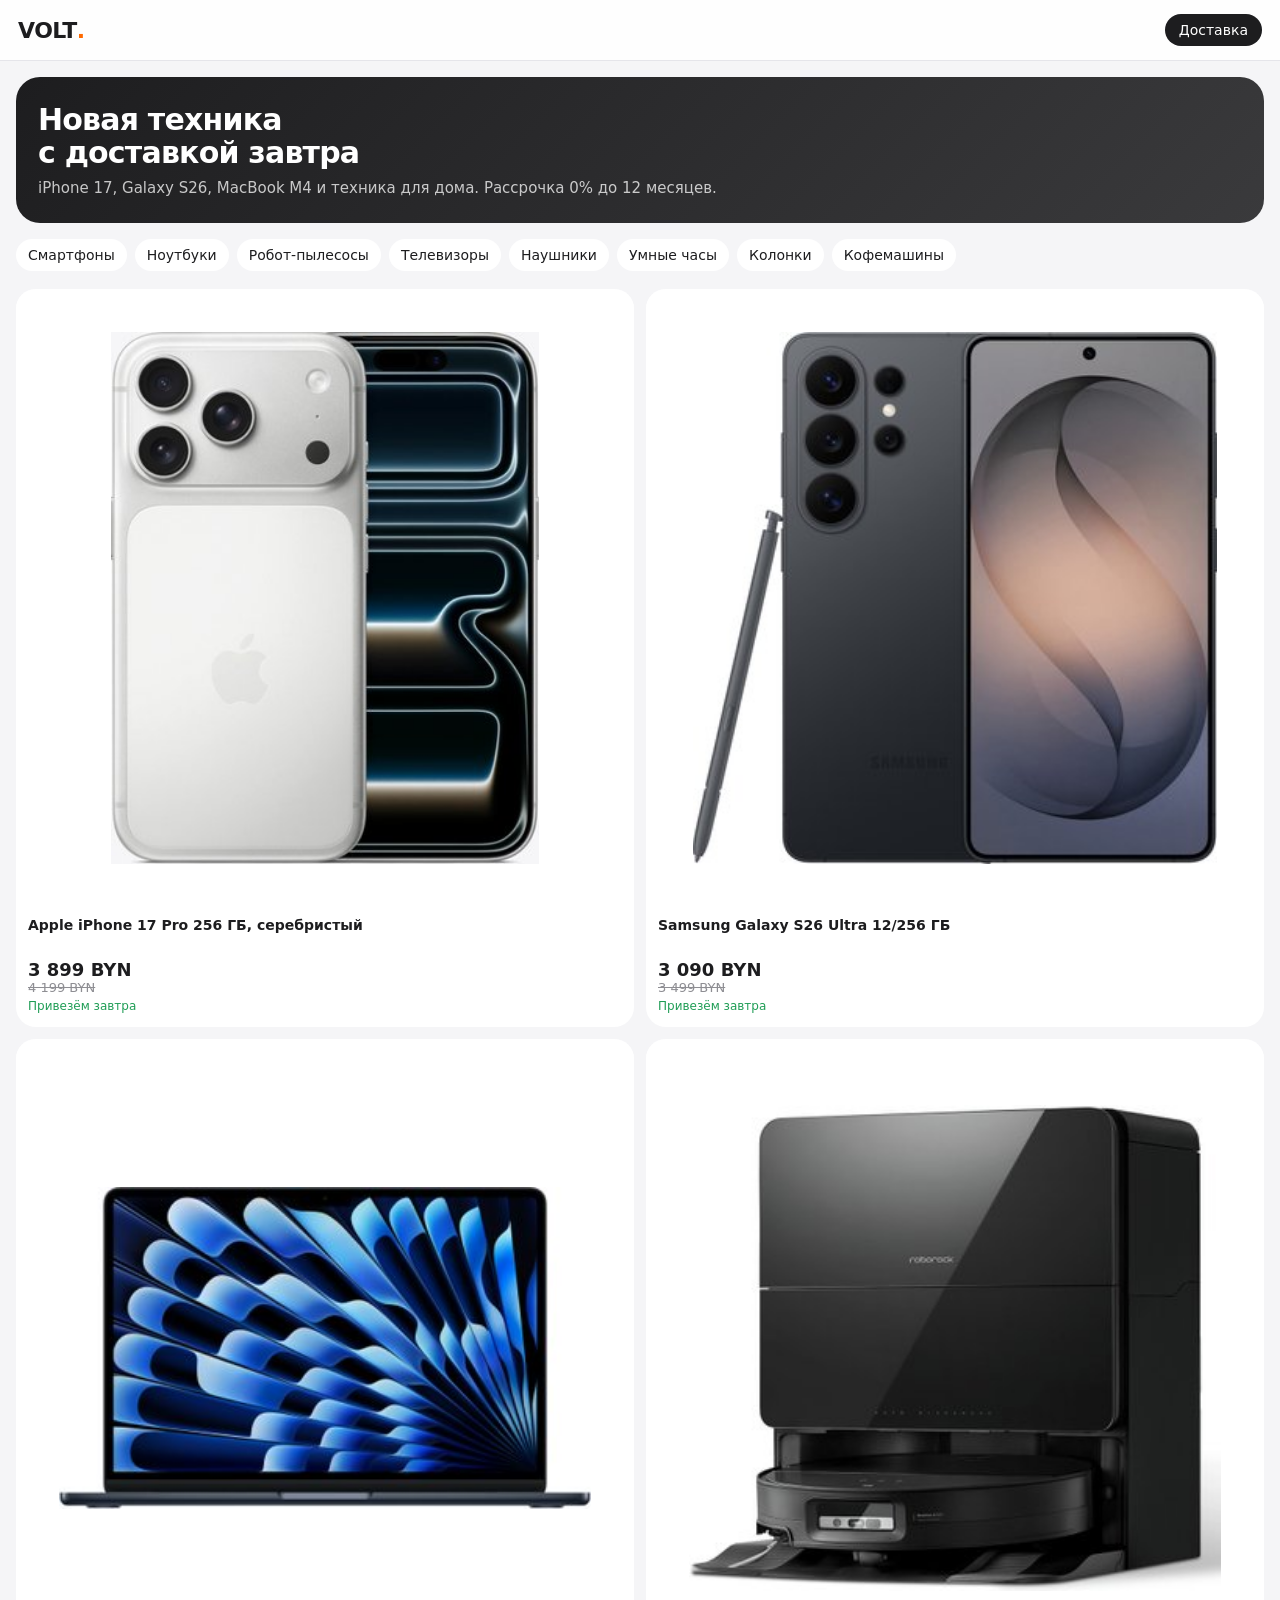
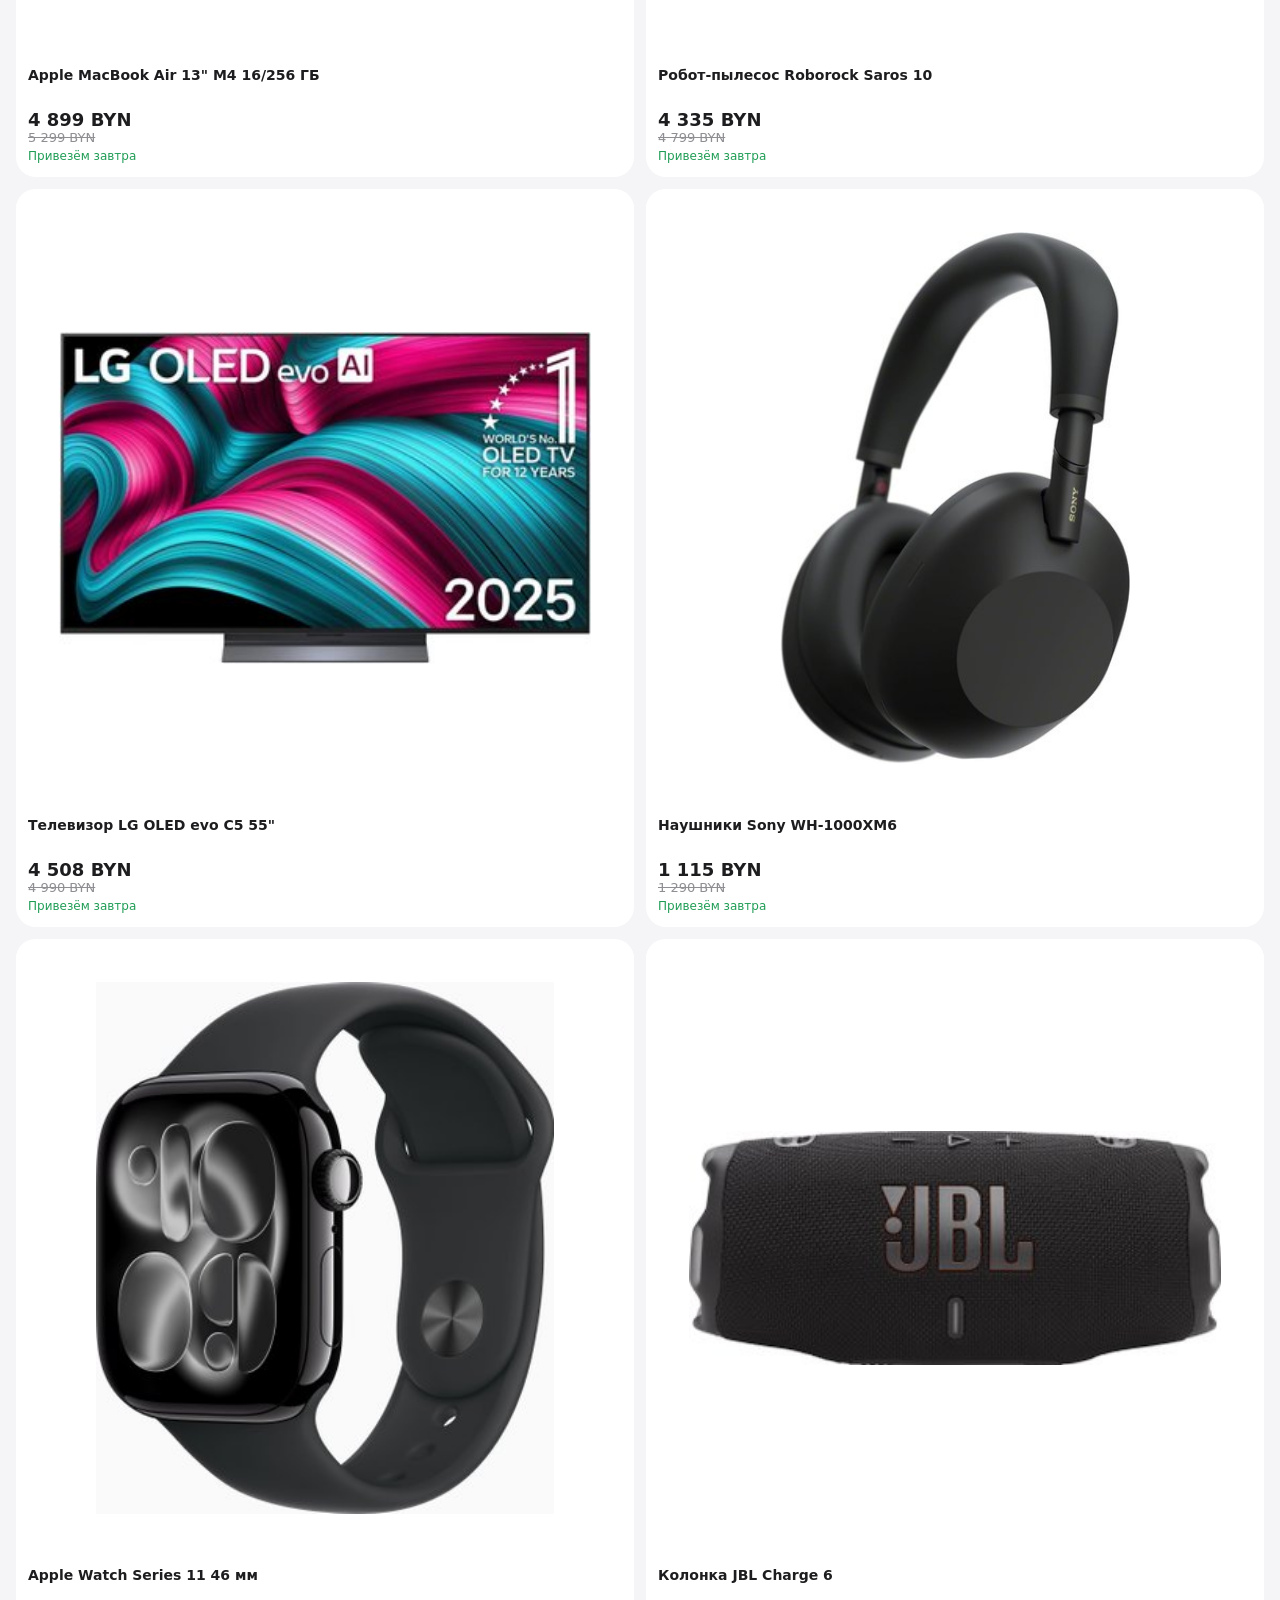
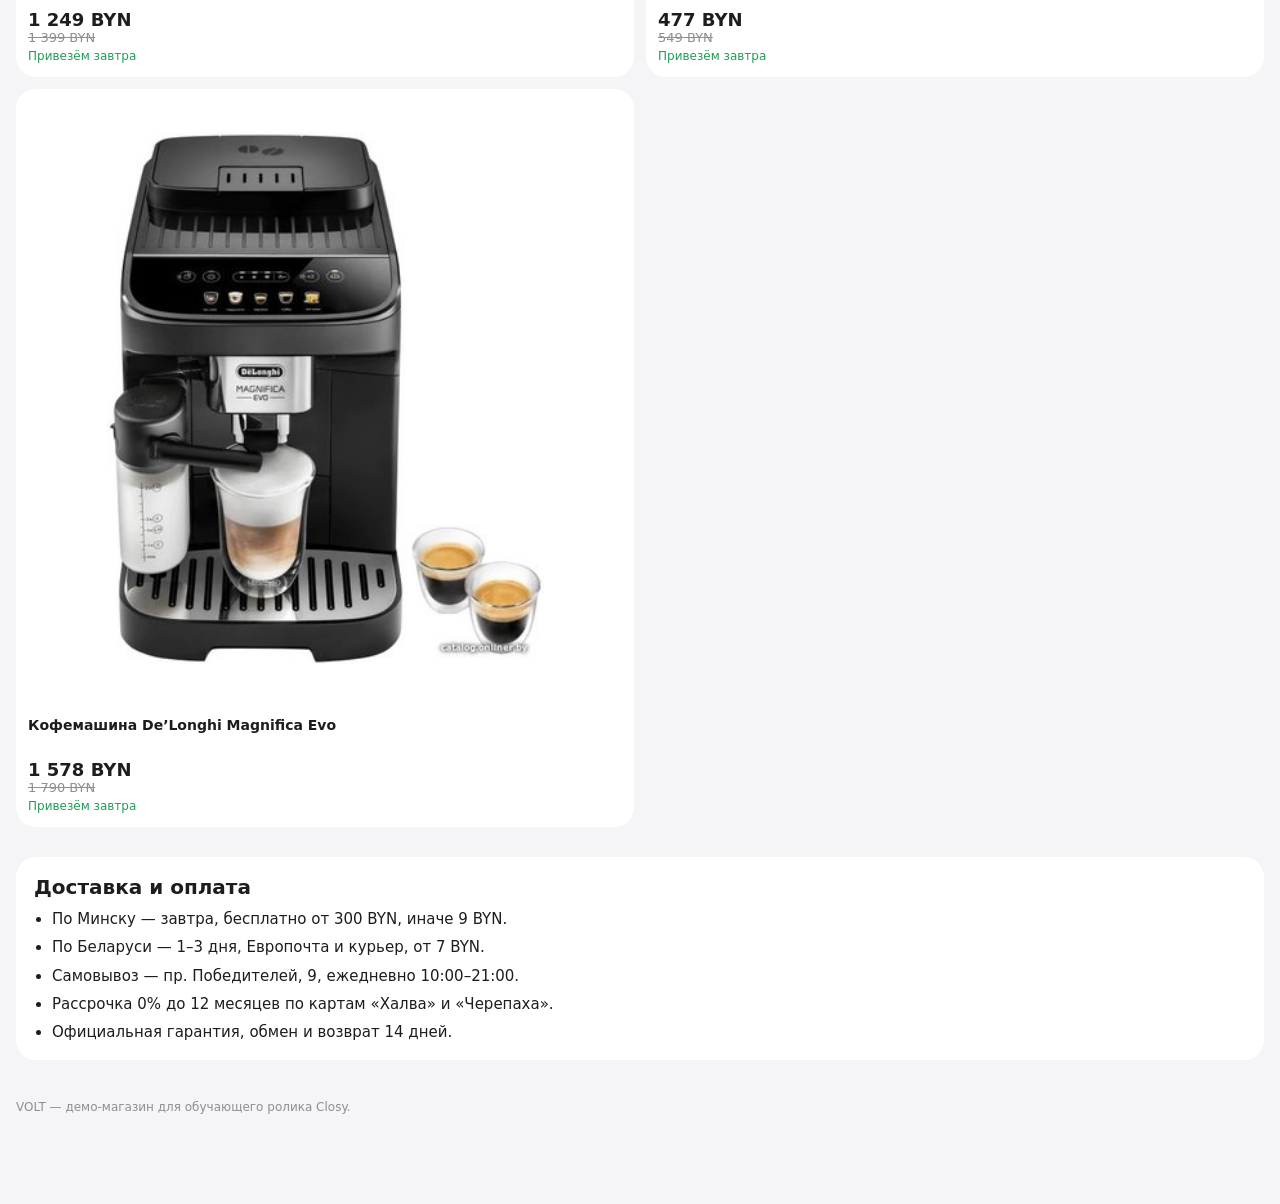
<file: index.html>
<!doctype html><html lang="ru"><head><meta charset="utf-8"><meta name="viewport" content="width=device-width,initial-scale=1"><title>VOLT — техника для дома</title><link rel="stylesheet" href="style.css"></head><body><header><a class="logo" href="index.html">VOLT<b>.</b></a><a class="cart" href="delivery.html">Доставка</a></header><section class="hero"><h1>Новая техника<br>с доставкой завтра</h1><p>iPhone 17, Galaxy S26, MacBook M4 и техника для дома. Рассрочка 0% до 12 месяцев.</p></section><div class="tags"><span>Смартфоны</span><span>Ноутбуки</span><span>Робот-пылесосы</span><span>Телевизоры</span><span>Наушники</span><span>Умные часы</span><span>Колонки</span><span>Кофемашины</span></div><div class="grid"><a class="card" href="phone.html"><div class="im"><img src="img/phone.jpg" alt="Apple iPhone 17 Pro 256 ГБ, серебристый"></div><div class="b"><h3>Apple iPhone 17 Pro 256 ГБ, серебристый</h3><div class="pr">3 899 BYN<span class="old">4 199 BYN</span></div><div class="dl">Привезём завтра</div></div></a><a class="card" href="galaxy.html"><div class="im"><img src="img/galaxy.jpg" alt="Samsung Galaxy S26 Ultra 12/256 ГБ"></div><div class="b"><h3>Samsung Galaxy S26 Ultra 12/256 ГБ</h3><div class="pr">3 090 BYN<span class="old">3 499 BYN</span></div><div class="dl">Привезём завтра</div></div></a><a class="card" href="laptop.html"><div class="im"><img src="img/laptop.jpg" alt="Apple MacBook Air 13" M4 16/256 ГБ"></div><div class="b"><h3>Apple MacBook Air 13" M4 16/256 ГБ</h3><div class="pr">4 899 BYN<span class="old">5 299 BYN</span></div><div class="dl">Привезём завтра</div></div></a><a class="card" href="vacuum.html"><div class="im"><img src="img/vacuum.jpg" alt="Робот-пылесос Roborock Saros 10"></div><div class="b"><h3>Робот-пылесос Roborock Saros 10</h3><div class="pr">4 335 BYN<span class="old">4 799 BYN</span></div><div class="dl">Привезём завтра</div></div></a><a class="card" href="tv.html"><div class="im"><img src="img/tv.jpg" alt="Телевизор LG OLED evo C5 55""></div><div class="b"><h3>Телевизор LG OLED evo C5 55"</h3><div class="pr">4 508 BYN<span class="old">4 990 BYN</span></div><div class="dl">Привезём завтра</div></div></a><a class="card" href="headphones.html"><div class="im"><img src="img/headphones.jpg" alt="Наушники Sony WH-1000XM6"></div><div class="b"><h3>Наушники Sony WH-1000XM6</h3><div class="pr">1 115 BYN<span class="old">1 290 BYN</span></div><div class="dl">Привезём завтра</div></div></a><a class="card" href="watch.html"><div class="im"><img src="img/watch.jpg" alt="Apple Watch Series 11 46 мм"></div><div class="b"><h3>Apple Watch Series 11 46 мм</h3><div class="pr">1 249 BYN<span class="old">1 399 BYN</span></div><div class="dl">Привезём завтра</div></div></a><a class="card" href="speaker.html"><div class="im"><img src="img/speaker.jpg" alt="Колонка JBL Charge 6"></div><div class="b"><h3>Колонка JBL Charge 6</h3><div class="pr">477 BYN<span class="old">549 BYN</span></div><div class="dl">Привезём завтра</div></div></a><a class="card" href="coffee.html"><div class="im"><img src="img/coffee.jpg" alt="Кофемашина De’Longhi Magnifica Evo"></div><div class="b"><h3>Кофемашина De’Longhi Magnifica Evo</h3><div class="pr">1 578 BYN<span class="old">1 790 BYN</span></div><div class="dl">Привезём завтра</div></div></a></div><div class="info"><h2>Доставка и оплата</h2><ul><li>По Минску — завтра, бесплатно от 300 BYN, иначе 9 BYN.</li><li>По Беларуси — 1–3 дня, Европочта и курьер, от 7 BYN.</li><li>Самовывоз — пр. Победителей, 9, ежедневно 10:00–21:00.</li><li>Рассрочка 0% до 12 месяцев по картам «Халва» и «Черепаха».</li><li>Официальная гарантия, обмен и возврат 14 дней.</li></ul></div><footer>VOLT — демо-магазин для обучающего ролика Closy.</footer><script src="https://closy.by/widget.js" data-key="pk_BYjCYt4dZNdShfrgmfja2Kpd" async></script></body></html>
</file>
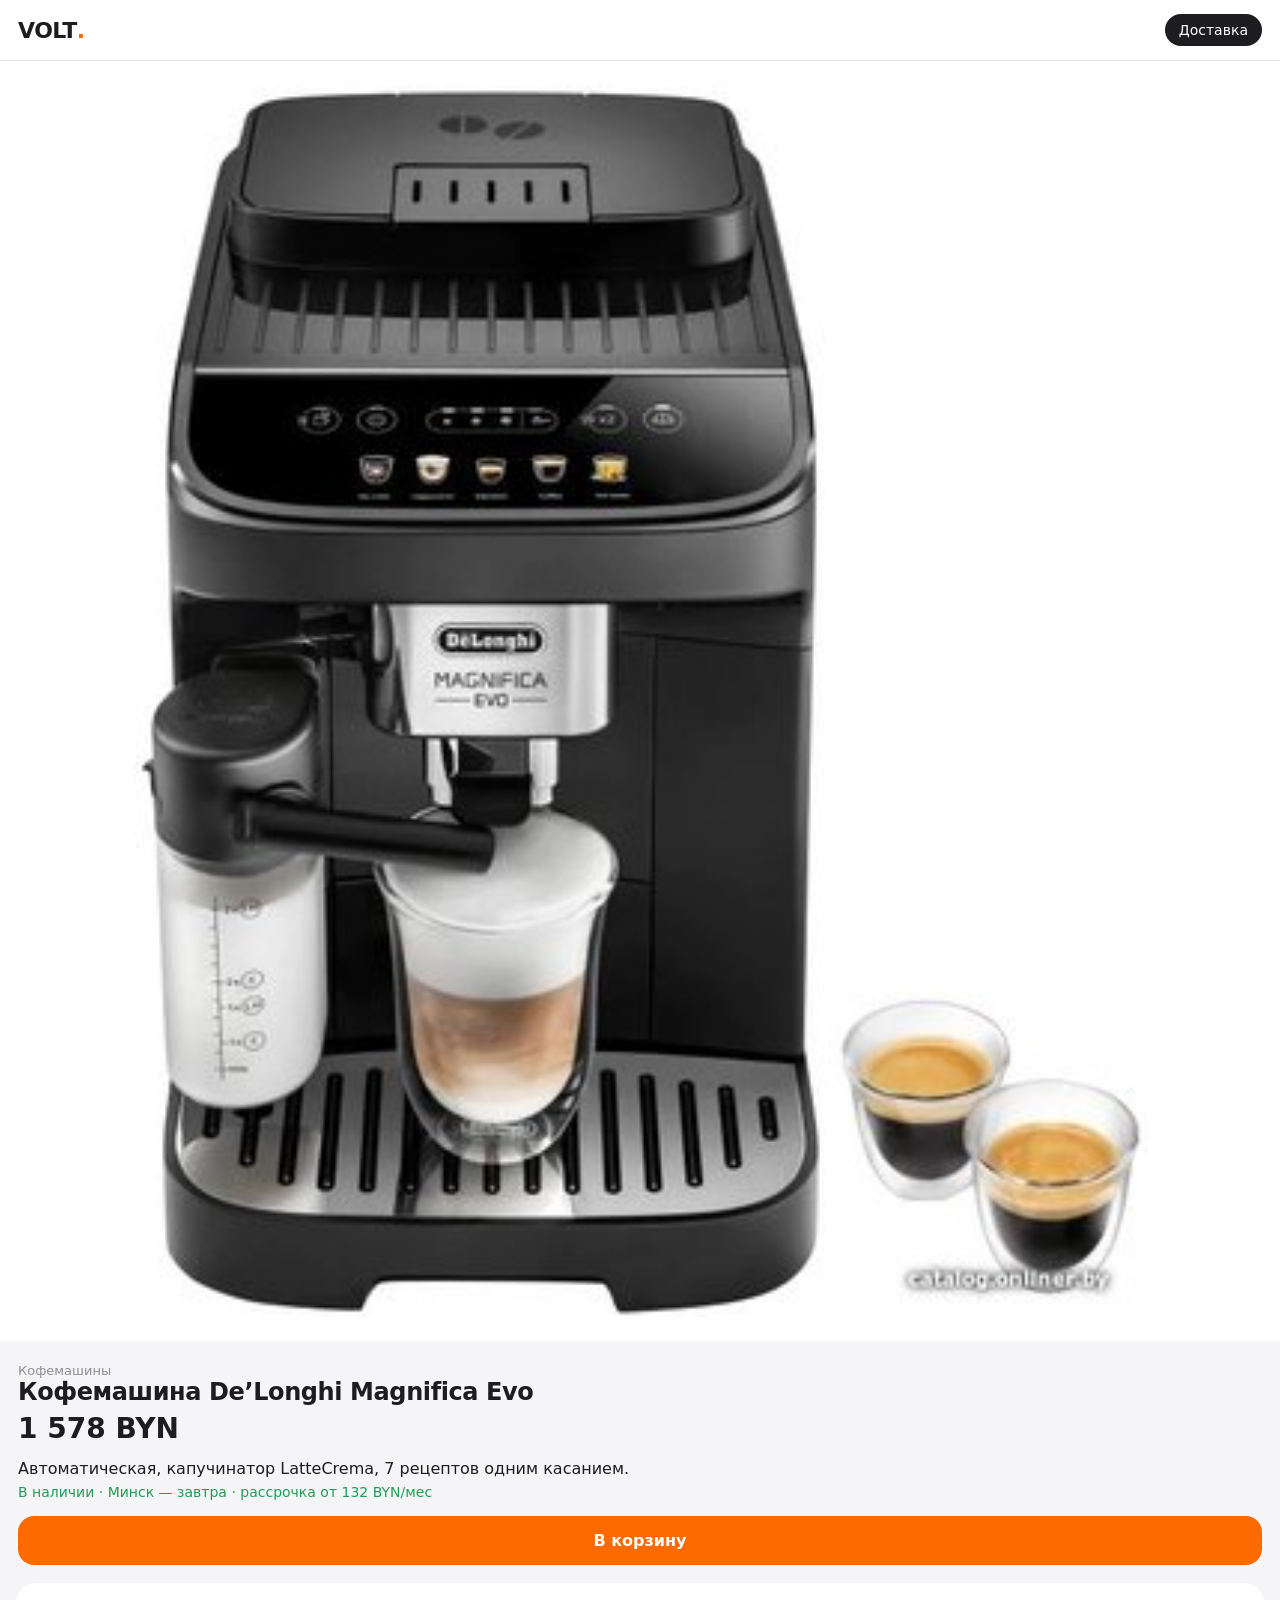
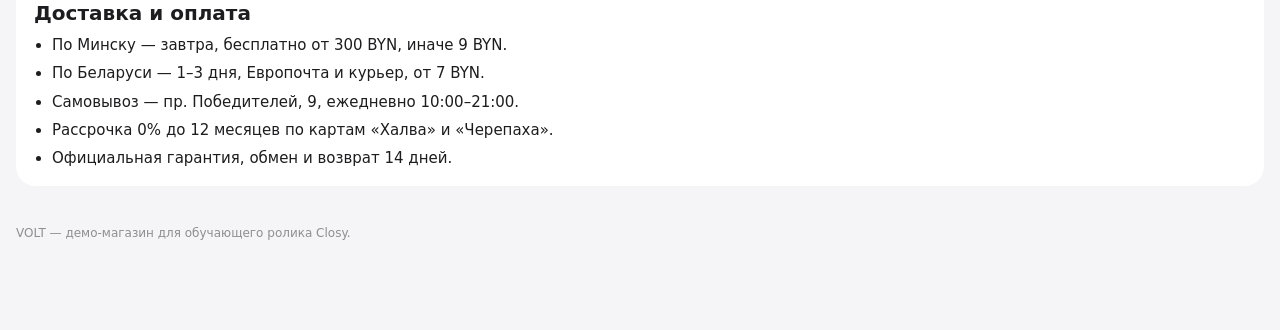
<file: coffee.html>
<!doctype html><html lang="ru"><head><meta charset="utf-8"><meta name="viewport" content="width=device-width,initial-scale=1"><title>Кофемашина De’Longhi Magnifica Evo — VOLT</title><link rel="stylesheet" href="style.css"></head><body><header><a class="logo" href="index.html">VOLT<b>.</b></a><a class="cart" href="delivery.html">Доставка</a></header><div class="pd"><img src="img/coffee.jpg" alt="Кофемашина De’Longhi Magnifica Evo"><div class="b"><div style="color:#8e8e93;font-size:13px">Кофемашины</div><h1>Кофемашина De’Longhi Magnifica Evo</h1><div class="pr">1 578 BYN</div><p style="margin-top:12px;line-height:1.45">Автоматическая, капучинатор LatteCrema, 7 рецептов одним касанием.</p><p class="dl" style="font-size:14px">В наличии · Минск — завтра · рассрочка от 132 BYN/мес</p><a class="btn" href="delivery.html">В корзину</a></div></div><div class="info"><h2>Доставка и оплата</h2><ul><li>По Минску — завтра, бесплатно от 300 BYN, иначе 9 BYN.</li><li>По Беларуси — 1–3 дня, Европочта и курьер, от 7 BYN.</li><li>Самовывоз — пр. Победителей, 9, ежедневно 10:00–21:00.</li><li>Рассрочка 0% до 12 месяцев по картам «Халва» и «Черепаха».</li><li>Официальная гарантия, обмен и возврат 14 дней.</li></ul></div><footer>VOLT — демо-магазин для обучающего ролика Closy.</footer><script src="https://closy.by/widget.js" data-key="pk_BYjCYt4dZNdShfrgmfja2Kpd" async></script></body></html>
</file>
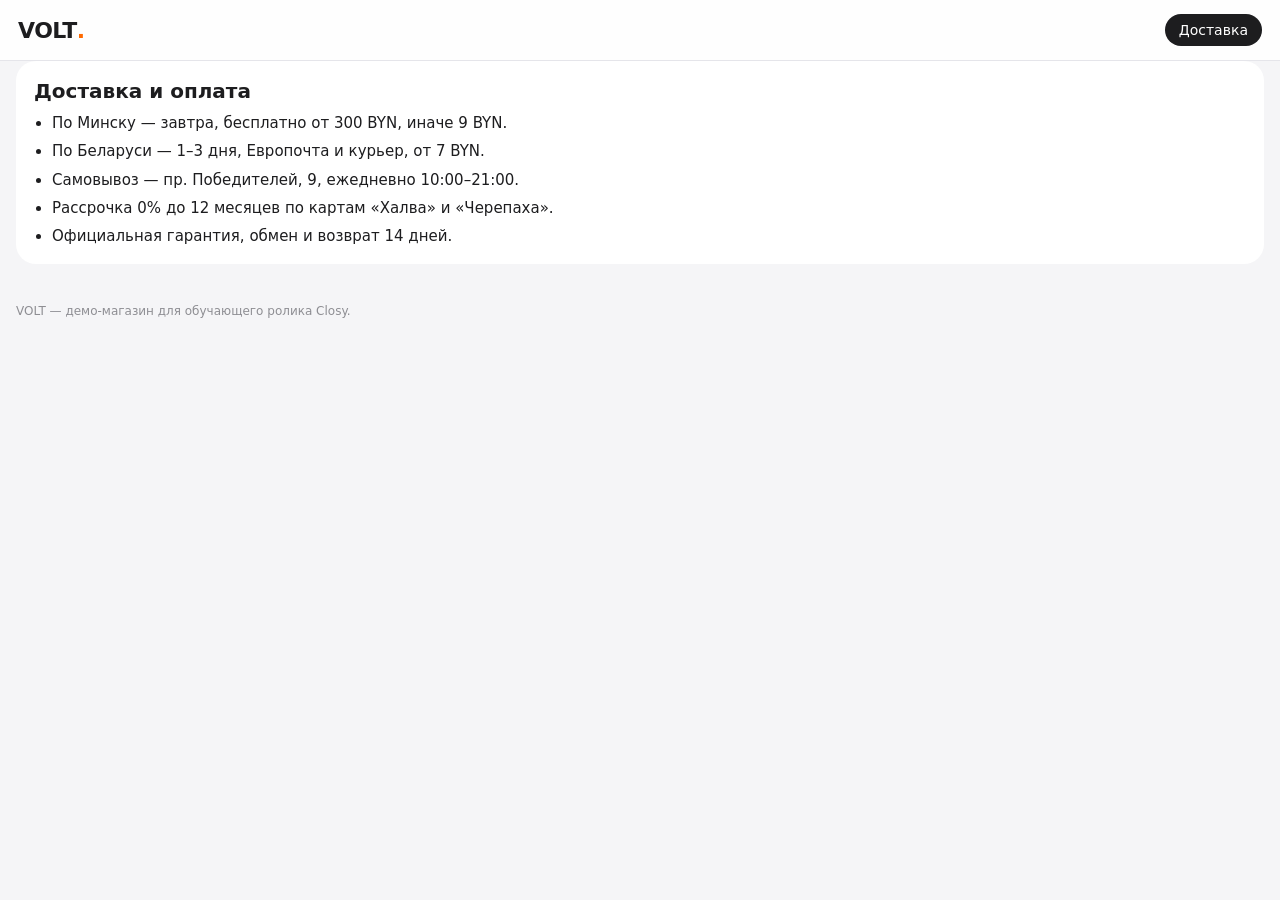
<file: delivery.html>
<!doctype html><html lang="ru"><head><meta charset="utf-8"><meta name="viewport" content="width=device-width,initial-scale=1"><title>Доставка и оплата — VOLT</title><link rel="stylesheet" href="style.css"></head><body><header><a class="logo" href="index.html">VOLT<b>.</b></a><a class="cart" href="delivery.html">Доставка</a></header><div class="info"><h2>Доставка и оплата</h2><ul><li>По Минску — завтра, бесплатно от 300 BYN, иначе 9 BYN.</li><li>По Беларуси — 1–3 дня, Европочта и курьер, от 7 BYN.</li><li>Самовывоз — пр. Победителей, 9, ежедневно 10:00–21:00.</li><li>Рассрочка 0% до 12 месяцев по картам «Халва» и «Черепаха».</li><li>Официальная гарантия, обмен и возврат 14 дней.</li></ul></div><footer>VOLT — демо-магазин для обучающего ролика Closy.</footer><script src="https://closy.by/widget.js" data-key="pk_BYjCYt4dZNdShfrgmfja2Kpd" async></script></body></html>
</file>
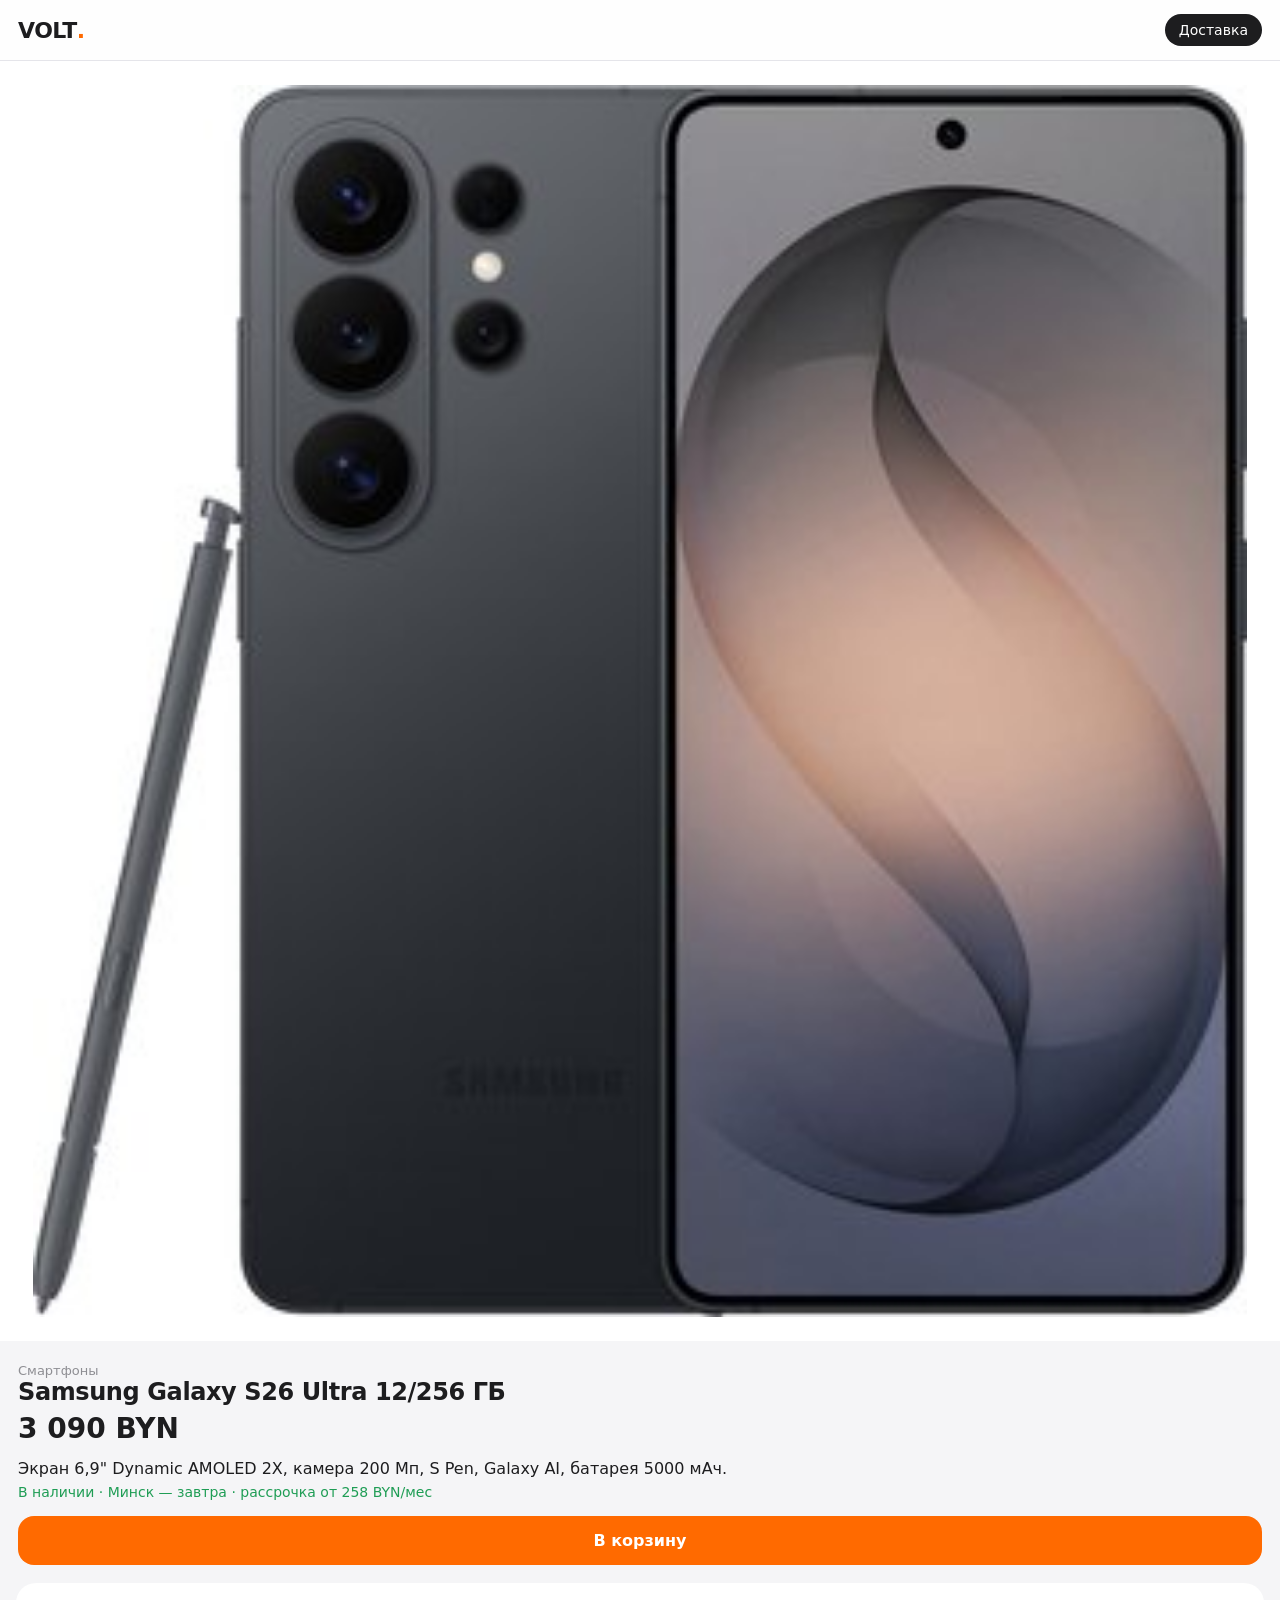
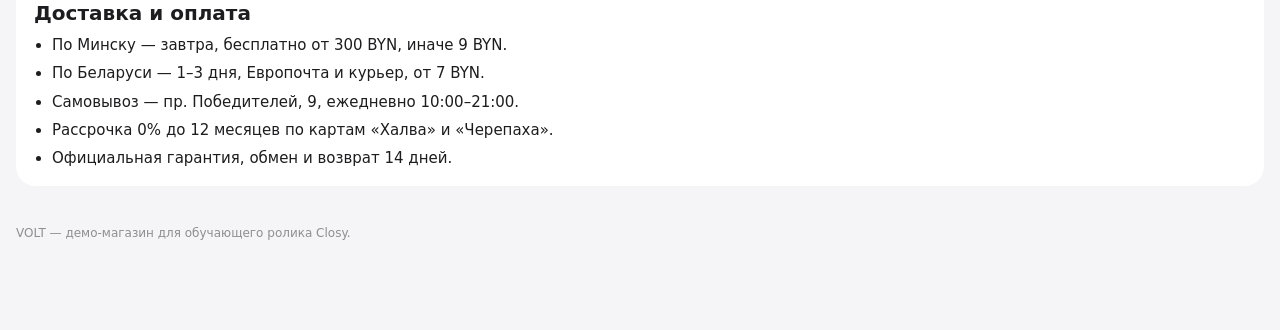
<file: galaxy.html>
<!doctype html><html lang="ru"><head><meta charset="utf-8"><meta name="viewport" content="width=device-width,initial-scale=1"><title>Samsung Galaxy S26 Ultra 12/256 ГБ — VOLT</title><link rel="stylesheet" href="style.css"></head><body><header><a class="logo" href="index.html">VOLT<b>.</b></a><a class="cart" href="delivery.html">Доставка</a></header><div class="pd"><img src="img/galaxy.jpg" alt="Samsung Galaxy S26 Ultra 12/256 ГБ"><div class="b"><div style="color:#8e8e93;font-size:13px">Смартфоны</div><h1>Samsung Galaxy S26 Ultra 12/256 ГБ</h1><div class="pr">3 090 BYN</div><p style="margin-top:12px;line-height:1.45">Экран 6,9" Dynamic AMOLED 2X, камера 200 Мп, S Pen, Galaxy AI, батарея 5000 мАч.</p><p class="dl" style="font-size:14px">В наличии · Минск — завтра · рассрочка от 258 BYN/мес</p><a class="btn" href="delivery.html">В корзину</a></div></div><div class="info"><h2>Доставка и оплата</h2><ul><li>По Минску — завтра, бесплатно от 300 BYN, иначе 9 BYN.</li><li>По Беларуси — 1–3 дня, Европочта и курьер, от 7 BYN.</li><li>Самовывоз — пр. Победителей, 9, ежедневно 10:00–21:00.</li><li>Рассрочка 0% до 12 месяцев по картам «Халва» и «Черепаха».</li><li>Официальная гарантия, обмен и возврат 14 дней.</li></ul></div><footer>VOLT — демо-магазин для обучающего ролика Closy.</footer><script src="https://closy.by/widget.js" data-key="pk_BYjCYt4dZNdShfrgmfja2Kpd" async></script></body></html>
</file>
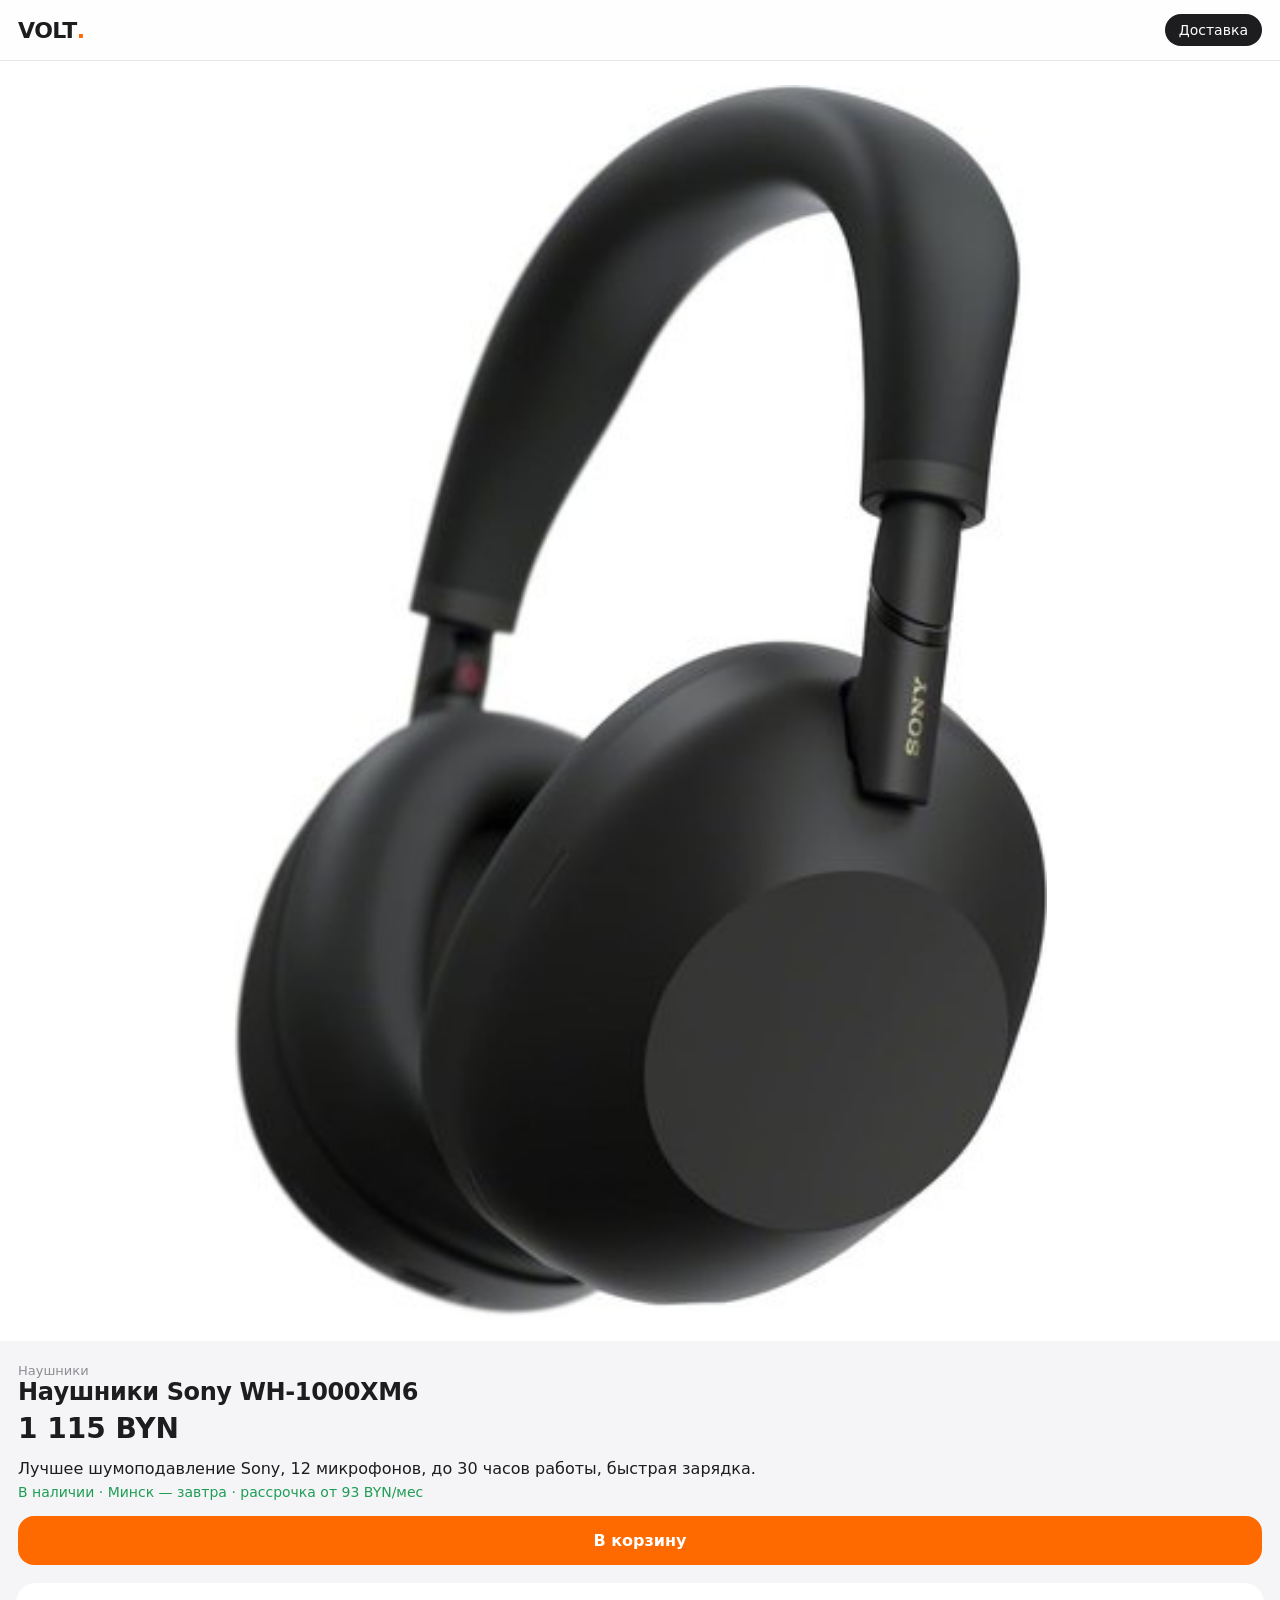
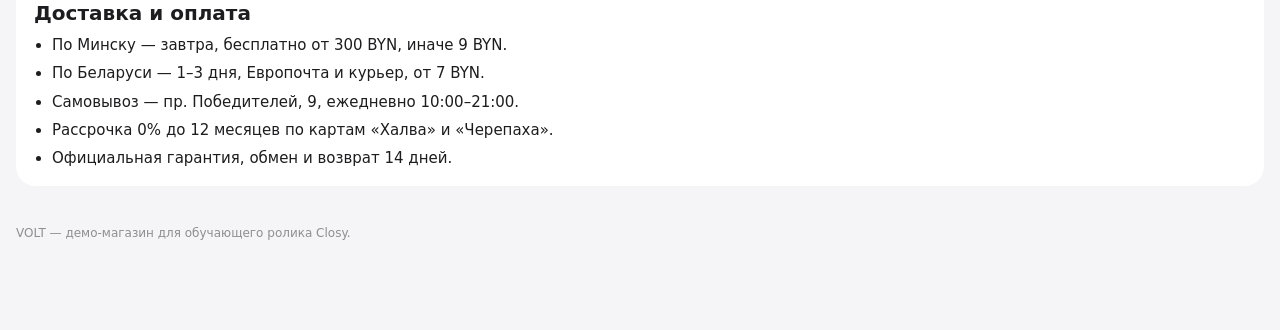
<file: headphones.html>
<!doctype html><html lang="ru"><head><meta charset="utf-8"><meta name="viewport" content="width=device-width,initial-scale=1"><title>Наушники Sony WH-1000XM6 — VOLT</title><link rel="stylesheet" href="style.css"></head><body><header><a class="logo" href="index.html">VOLT<b>.</b></a><a class="cart" href="delivery.html">Доставка</a></header><div class="pd"><img src="img/headphones.jpg" alt="Наушники Sony WH-1000XM6"><div class="b"><div style="color:#8e8e93;font-size:13px">Наушники</div><h1>Наушники Sony WH-1000XM6</h1><div class="pr">1 115 BYN</div><p style="margin-top:12px;line-height:1.45">Лучшее шумоподавление Sony, 12 микрофонов, до 30 часов работы, быстрая зарядка.</p><p class="dl" style="font-size:14px">В наличии · Минск — завтра · рассрочка от 93 BYN/мес</p><a class="btn" href="delivery.html">В корзину</a></div></div><div class="info"><h2>Доставка и оплата</h2><ul><li>По Минску — завтра, бесплатно от 300 BYN, иначе 9 BYN.</li><li>По Беларуси — 1–3 дня, Европочта и курьер, от 7 BYN.</li><li>Самовывоз — пр. Победителей, 9, ежедневно 10:00–21:00.</li><li>Рассрочка 0% до 12 месяцев по картам «Халва» и «Черепаха».</li><li>Официальная гарантия, обмен и возврат 14 дней.</li></ul></div><footer>VOLT — демо-магазин для обучающего ролика Closy.</footer><script src="https://closy.by/widget.js" data-key="pk_BYjCYt4dZNdShfrgmfja2Kpd" async></script></body></html>
</file>
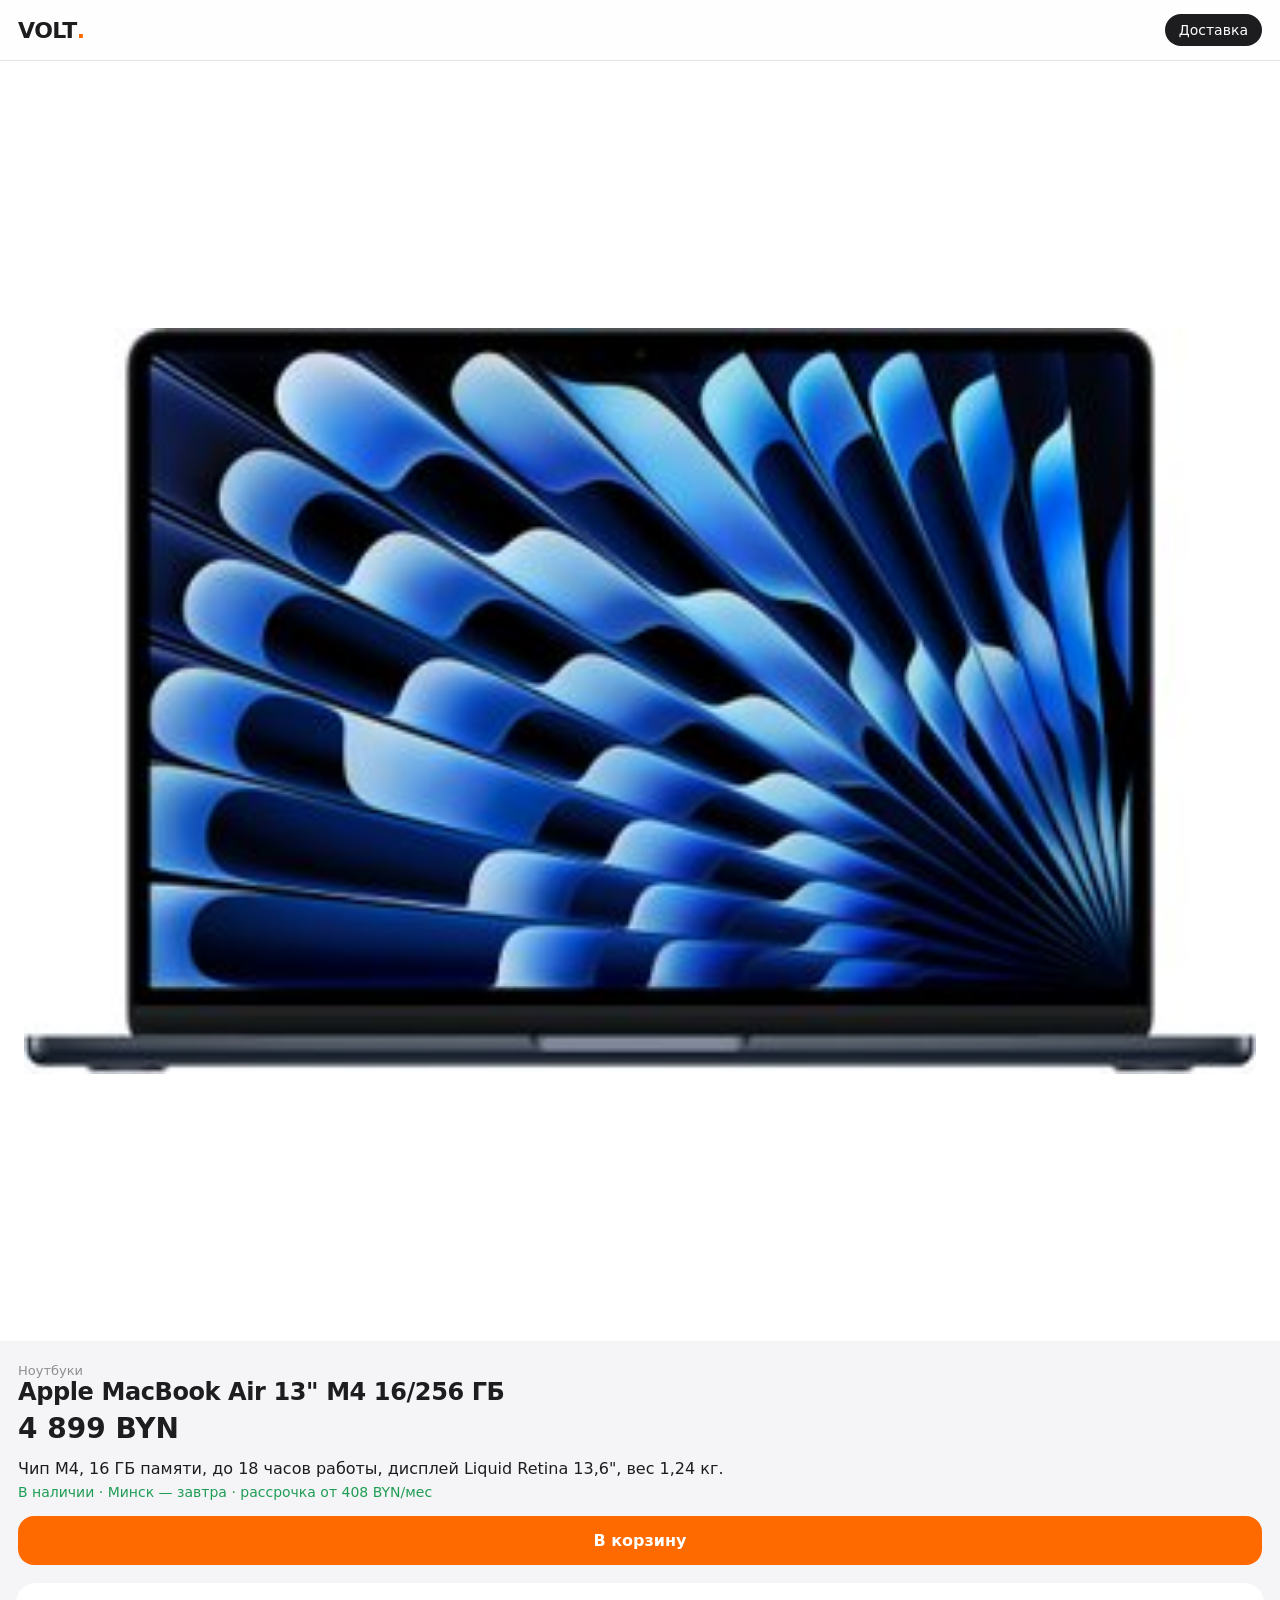
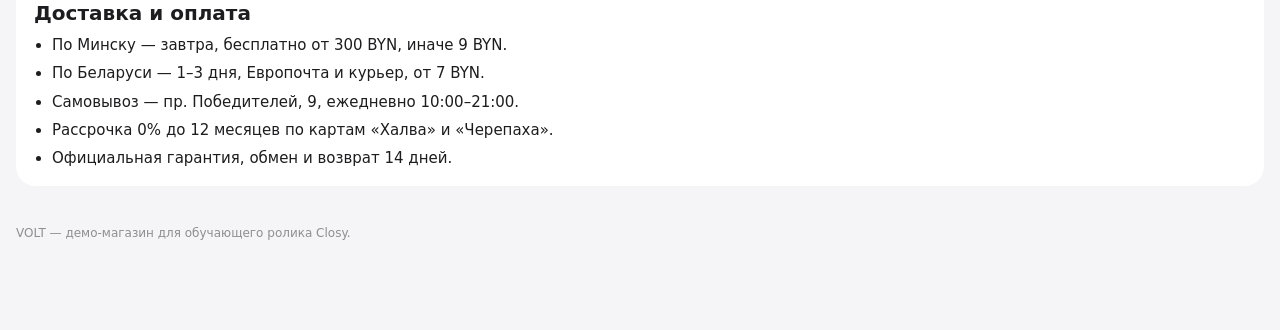
<file: laptop.html>
<!doctype html><html lang="ru"><head><meta charset="utf-8"><meta name="viewport" content="width=device-width,initial-scale=1"><title>Apple MacBook Air 13" M4 16/256 ГБ — VOLT</title><link rel="stylesheet" href="style.css"></head><body><header><a class="logo" href="index.html">VOLT<b>.</b></a><a class="cart" href="delivery.html">Доставка</a></header><div class="pd"><img src="img/laptop.jpg" alt="Apple MacBook Air 13" M4 16/256 ГБ"><div class="b"><div style="color:#8e8e93;font-size:13px">Ноутбуки</div><h1>Apple MacBook Air 13" M4 16/256 ГБ</h1><div class="pr">4 899 BYN</div><p style="margin-top:12px;line-height:1.45">Чип M4, 16 ГБ памяти, до 18 часов работы, дисплей Liquid Retina 13,6", вес 1,24 кг.</p><p class="dl" style="font-size:14px">В наличии · Минск — завтра · рассрочка от 408 BYN/мес</p><a class="btn" href="delivery.html">В корзину</a></div></div><div class="info"><h2>Доставка и оплата</h2><ul><li>По Минску — завтра, бесплатно от 300 BYN, иначе 9 BYN.</li><li>По Беларуси — 1–3 дня, Европочта и курьер, от 7 BYN.</li><li>Самовывоз — пр. Победителей, 9, ежедневно 10:00–21:00.</li><li>Рассрочка 0% до 12 месяцев по картам «Халва» и «Черепаха».</li><li>Официальная гарантия, обмен и возврат 14 дней.</li></ul></div><footer>VOLT — демо-магазин для обучающего ролика Closy.</footer><script src="https://closy.by/widget.js" data-key="pk_BYjCYt4dZNdShfrgmfja2Kpd" async></script></body></html>
</file>
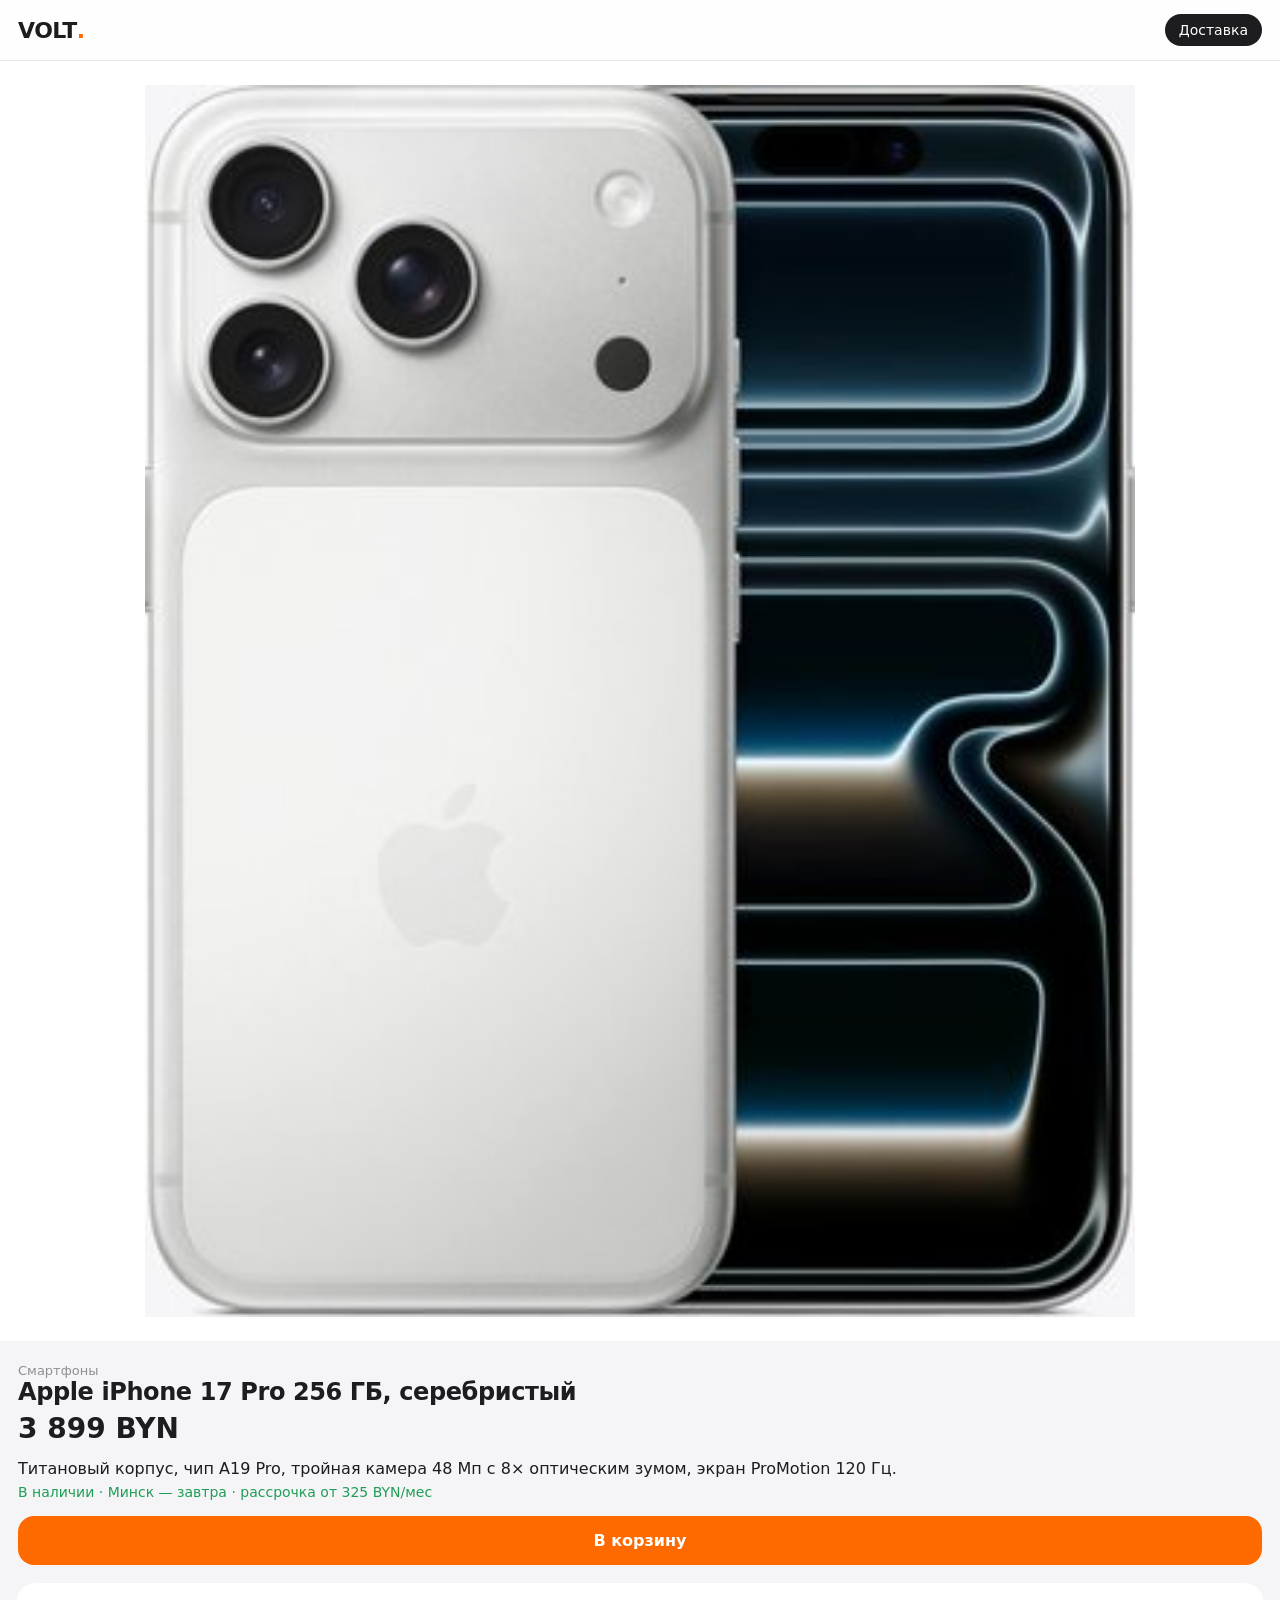
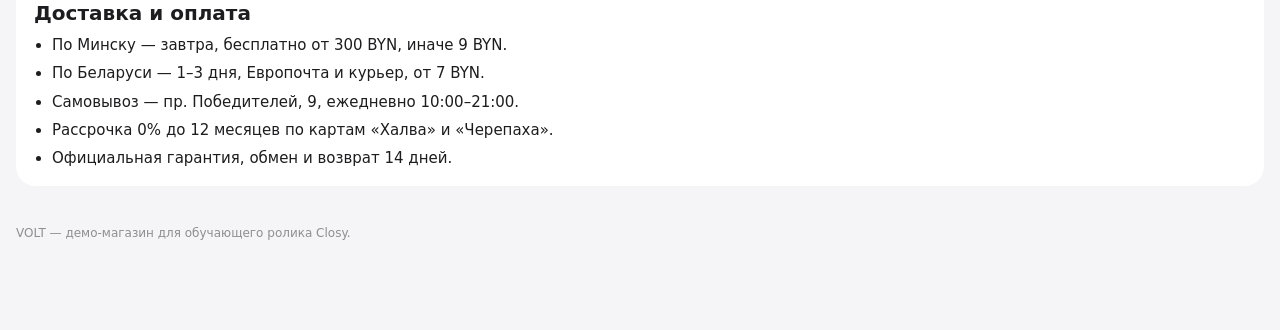
<file: phone.html>
<!doctype html><html lang="ru"><head><meta charset="utf-8"><meta name="viewport" content="width=device-width,initial-scale=1"><title>Apple iPhone 17 Pro 256 ГБ, серебристый — VOLT</title><link rel="stylesheet" href="style.css"></head><body><header><a class="logo" href="index.html">VOLT<b>.</b></a><a class="cart" href="delivery.html">Доставка</a></header><div class="pd"><img src="img/phone.jpg" alt="Apple iPhone 17 Pro 256 ГБ, серебристый"><div class="b"><div style="color:#8e8e93;font-size:13px">Смартфоны</div><h1>Apple iPhone 17 Pro 256 ГБ, серебристый</h1><div class="pr">3 899 BYN</div><p style="margin-top:12px;line-height:1.45">Титановый корпус, чип A19 Pro, тройная камера 48 Мп с 8× оптическим зумом, экран ProMotion 120 Гц.</p><p class="dl" style="font-size:14px">В наличии · Минск — завтра · рассрочка от 325 BYN/мес</p><a class="btn" href="delivery.html">В корзину</a></div></div><div class="info"><h2>Доставка и оплата</h2><ul><li>По Минску — завтра, бесплатно от 300 BYN, иначе 9 BYN.</li><li>По Беларуси — 1–3 дня, Европочта и курьер, от 7 BYN.</li><li>Самовывоз — пр. Победителей, 9, ежедневно 10:00–21:00.</li><li>Рассрочка 0% до 12 месяцев по картам «Халва» и «Черепаха».</li><li>Официальная гарантия, обмен и возврат 14 дней.</li></ul></div><footer>VOLT — демо-магазин для обучающего ролика Closy.</footer><script src="https://closy.by/widget.js" data-key="pk_BYjCYt4dZNdShfrgmfja2Kpd" async></script></body></html>
</file>
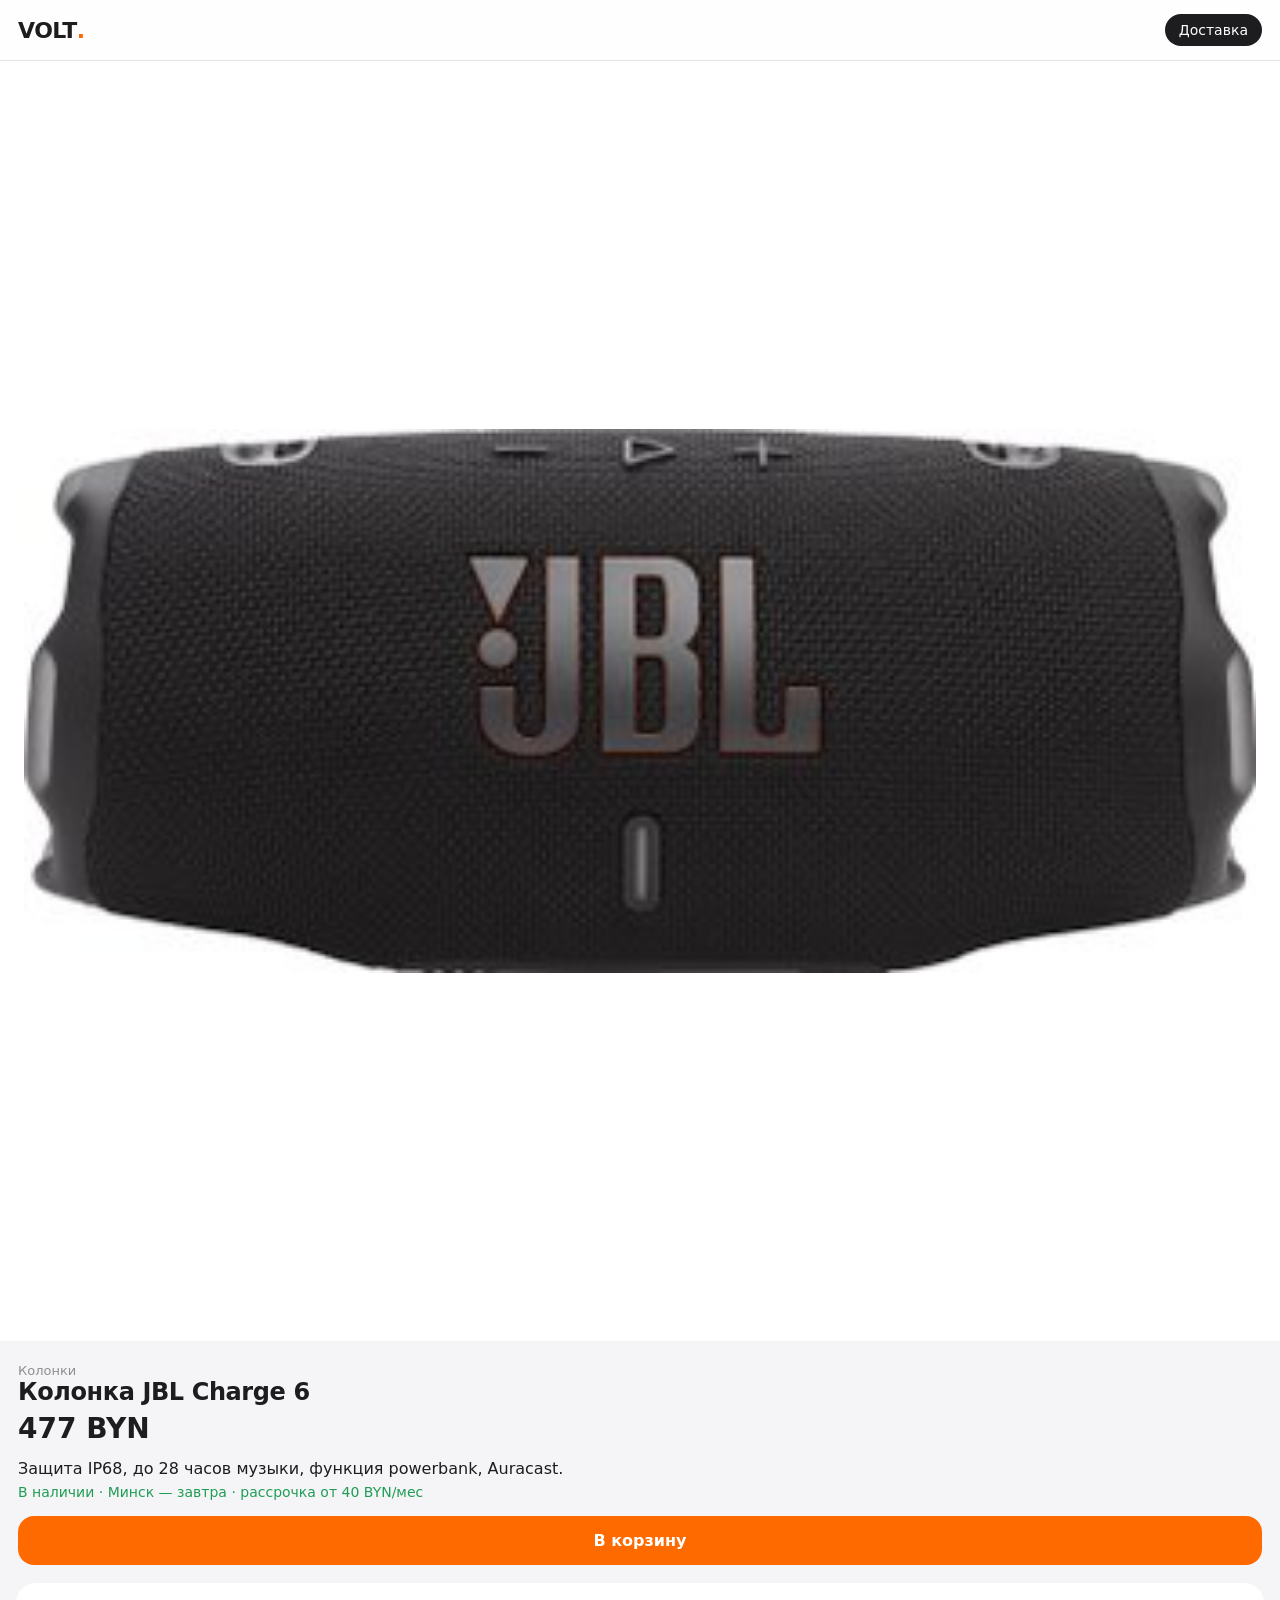
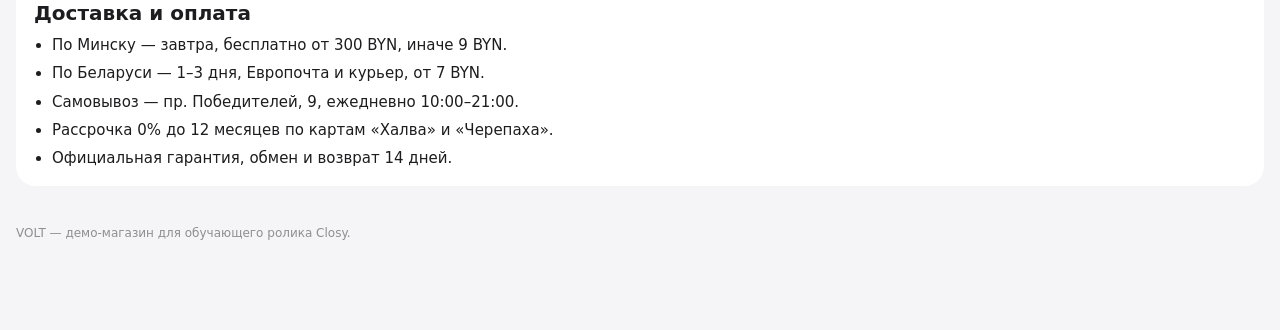
<file: speaker.html>
<!doctype html><html lang="ru"><head><meta charset="utf-8"><meta name="viewport" content="width=device-width,initial-scale=1"><title>Колонка JBL Charge 6 — VOLT</title><link rel="stylesheet" href="style.css"></head><body><header><a class="logo" href="index.html">VOLT<b>.</b></a><a class="cart" href="delivery.html">Доставка</a></header><div class="pd"><img src="img/speaker.jpg" alt="Колонка JBL Charge 6"><div class="b"><div style="color:#8e8e93;font-size:13px">Колонки</div><h1>Колонка JBL Charge 6</h1><div class="pr">477 BYN</div><p style="margin-top:12px;line-height:1.45">Защита IP68, до 28 часов музыки, функция powerbank, Auracast.</p><p class="dl" style="font-size:14px">В наличии · Минск — завтра · рассрочка от 40 BYN/мес</p><a class="btn" href="delivery.html">В корзину</a></div></div><div class="info"><h2>Доставка и оплата</h2><ul><li>По Минску — завтра, бесплатно от 300 BYN, иначе 9 BYN.</li><li>По Беларуси — 1–3 дня, Европочта и курьер, от 7 BYN.</li><li>Самовывоз — пр. Победителей, 9, ежедневно 10:00–21:00.</li><li>Рассрочка 0% до 12 месяцев по картам «Халва» и «Черепаха».</li><li>Официальная гарантия, обмен и возврат 14 дней.</li></ul></div><footer>VOLT — демо-магазин для обучающего ролика Closy.</footer><script src="https://closy.by/widget.js" data-key="pk_BYjCYt4dZNdShfrgmfja2Kpd" async></script></body></html>
</file>
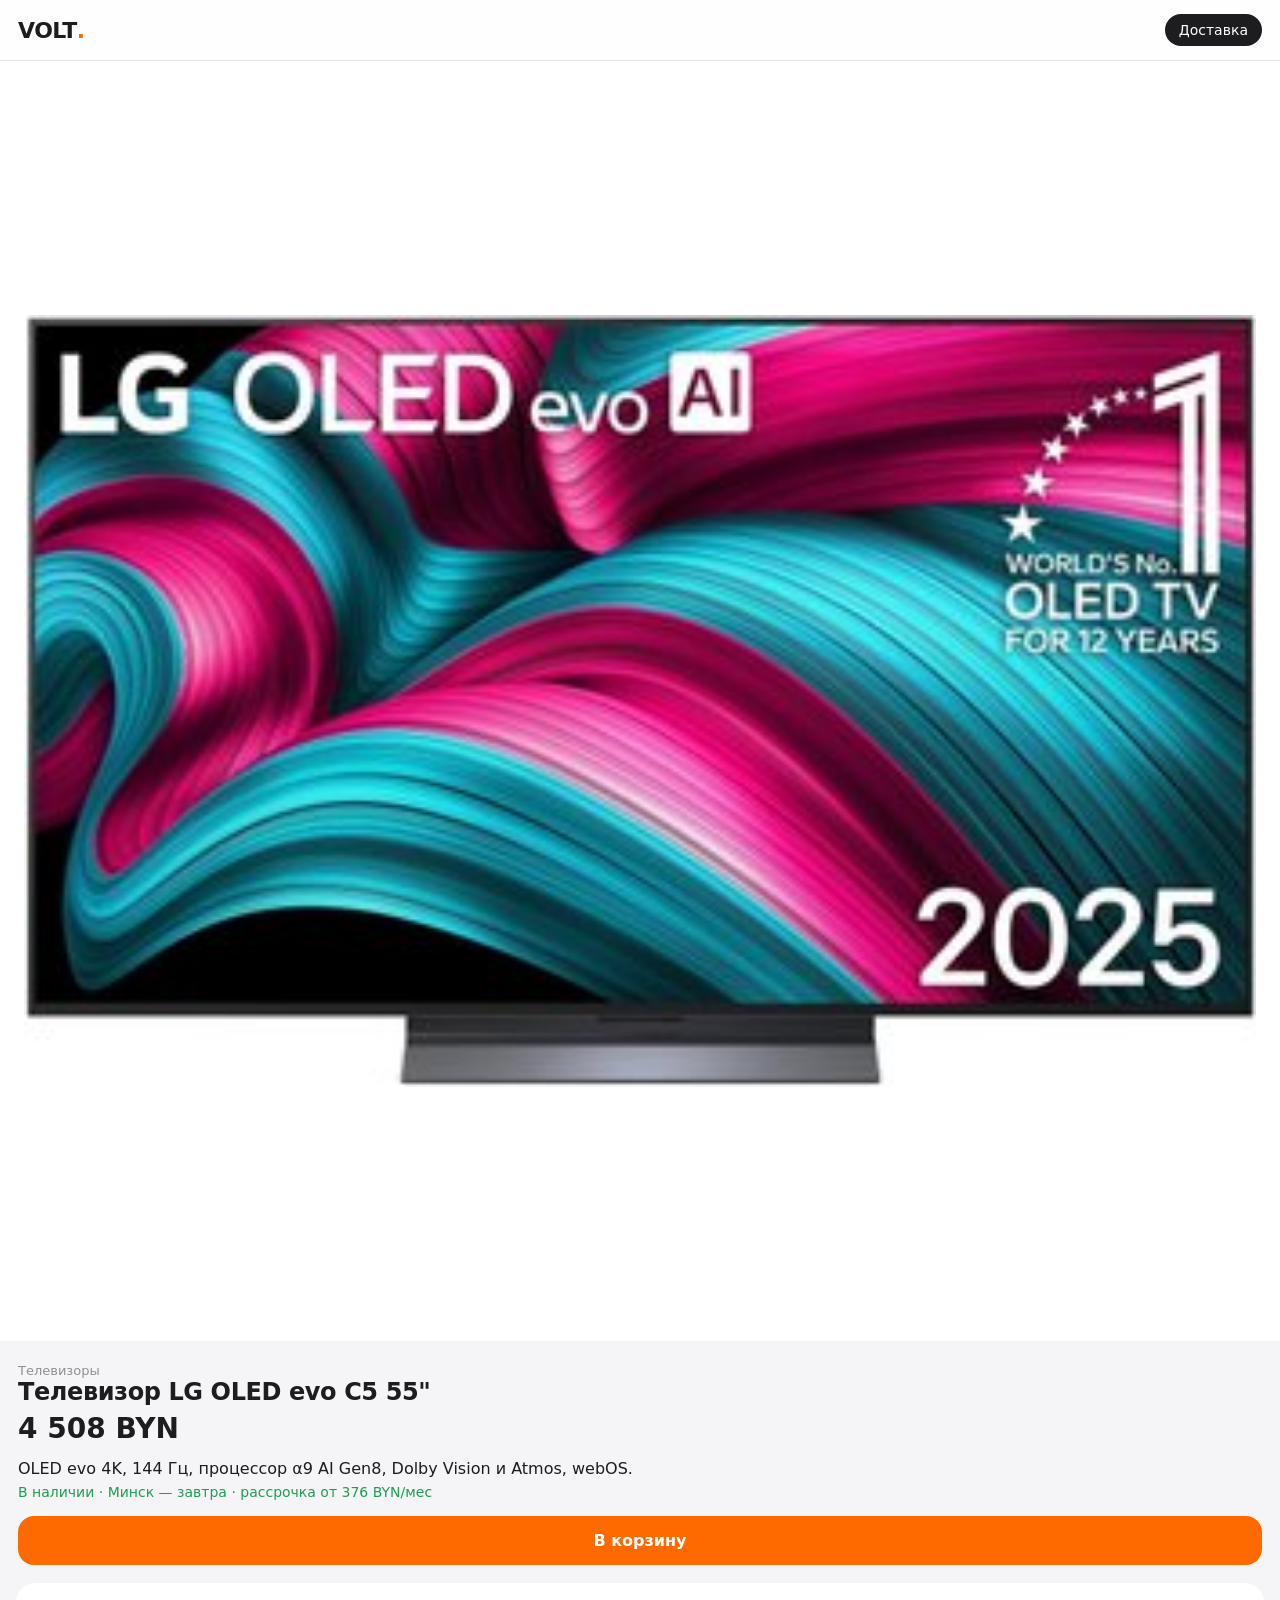
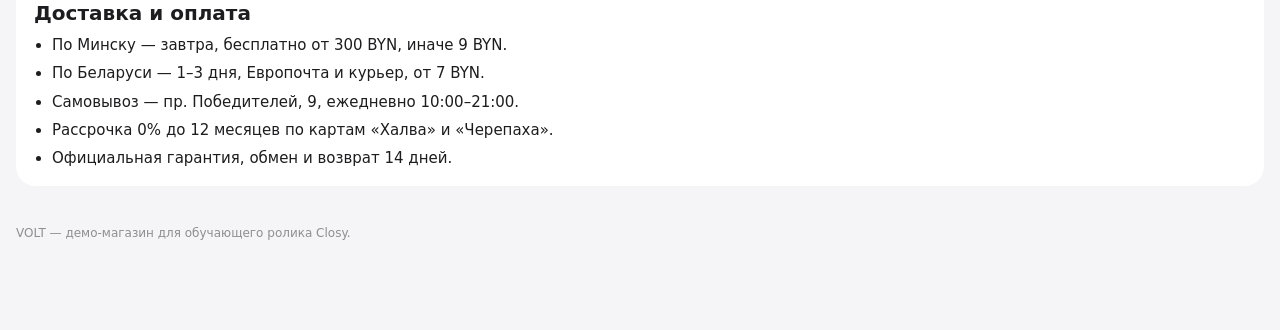
<file: tv.html>
<!doctype html><html lang="ru"><head><meta charset="utf-8"><meta name="viewport" content="width=device-width,initial-scale=1"><title>Телевизор LG OLED evo C5 55" — VOLT</title><link rel="stylesheet" href="style.css"></head><body><header><a class="logo" href="index.html">VOLT<b>.</b></a><a class="cart" href="delivery.html">Доставка</a></header><div class="pd"><img src="img/tv.jpg" alt="Телевизор LG OLED evo C5 55""><div class="b"><div style="color:#8e8e93;font-size:13px">Телевизоры</div><h1>Телевизор LG OLED evo C5 55"</h1><div class="pr">4 508 BYN</div><p style="margin-top:12px;line-height:1.45">OLED evo 4K, 144 Гц, процессор α9 AI Gen8, Dolby Vision и Atmos, webOS.</p><p class="dl" style="font-size:14px">В наличии · Минск — завтра · рассрочка от 376 BYN/мес</p><a class="btn" href="delivery.html">В корзину</a></div></div><div class="info"><h2>Доставка и оплата</h2><ul><li>По Минску — завтра, бесплатно от 300 BYN, иначе 9 BYN.</li><li>По Беларуси — 1–3 дня, Европочта и курьер, от 7 BYN.</li><li>Самовывоз — пр. Победителей, 9, ежедневно 10:00–21:00.</li><li>Рассрочка 0% до 12 месяцев по картам «Халва» и «Черепаха».</li><li>Официальная гарантия, обмен и возврат 14 дней.</li></ul></div><footer>VOLT — демо-магазин для обучающего ролика Closy.</footer><script src="https://closy.by/widget.js" data-key="pk_BYjCYt4dZNdShfrgmfja2Kpd" async></script></body></html>
</file>
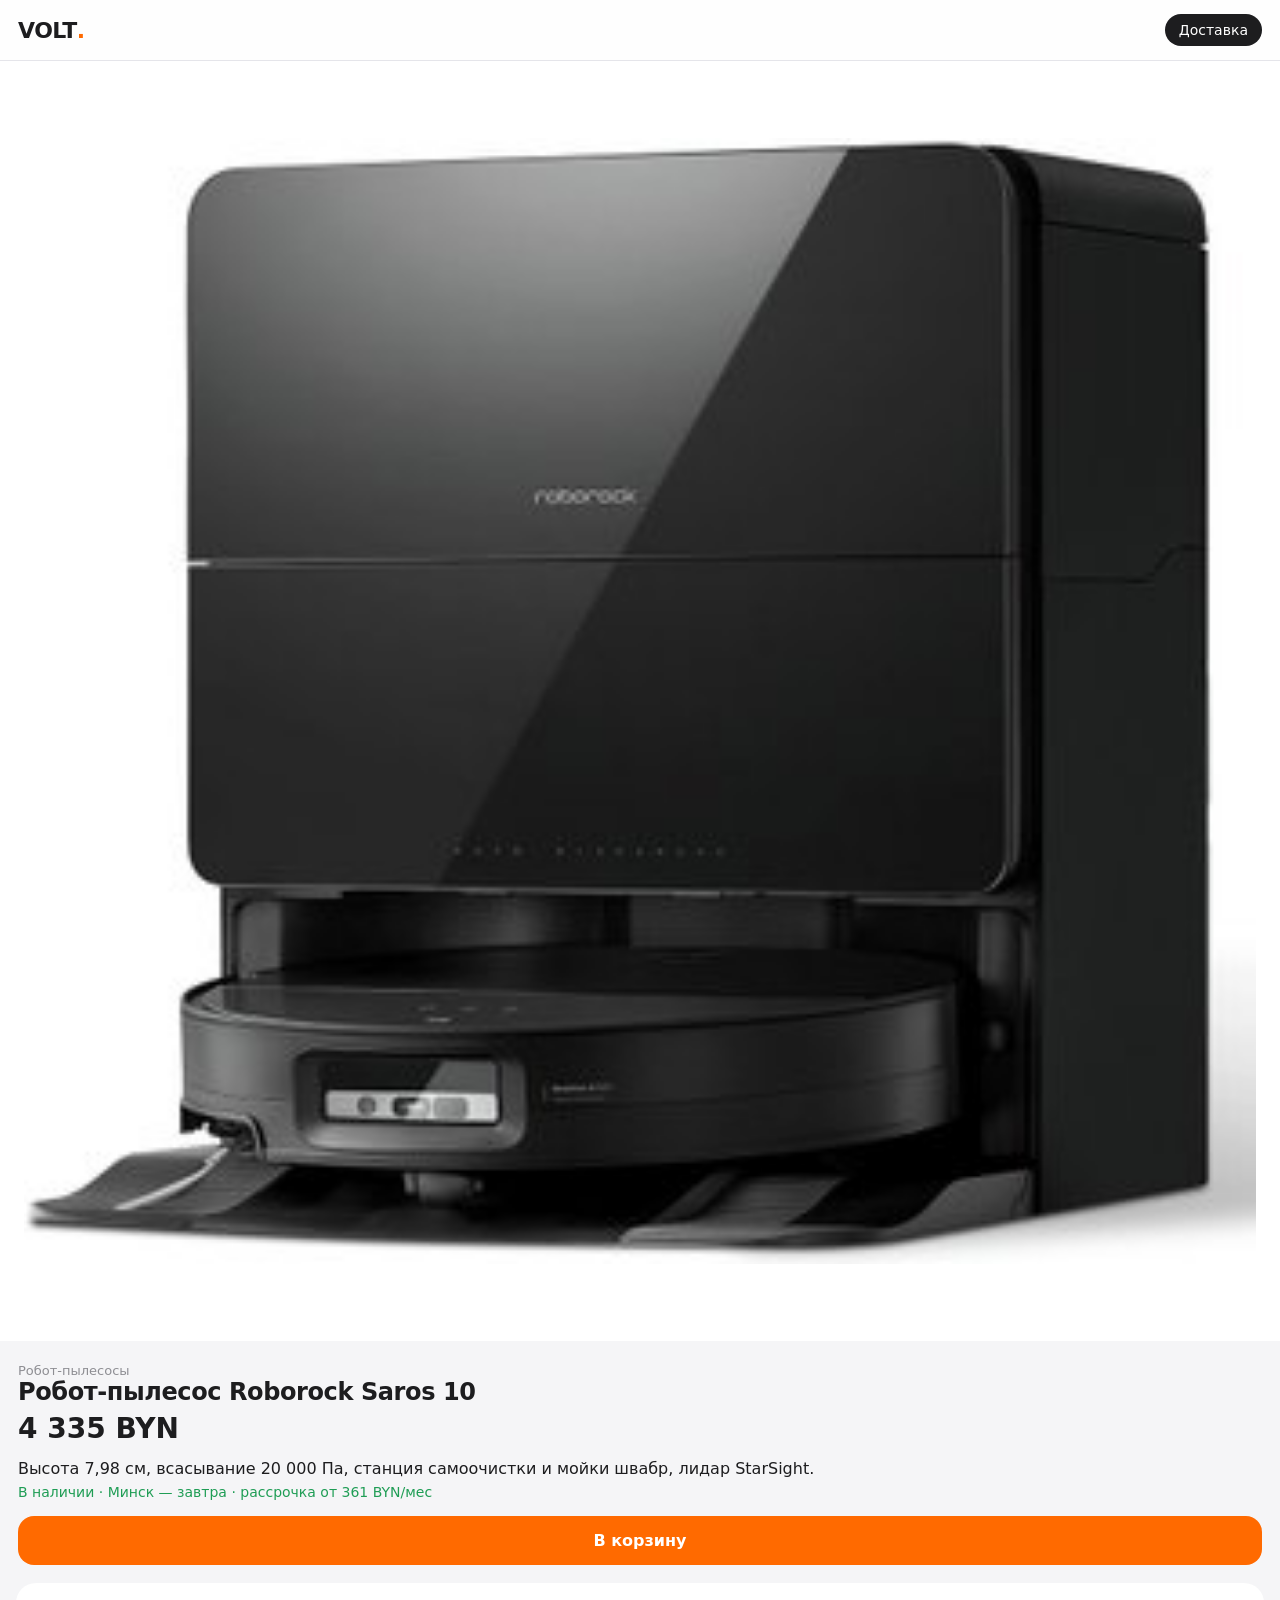
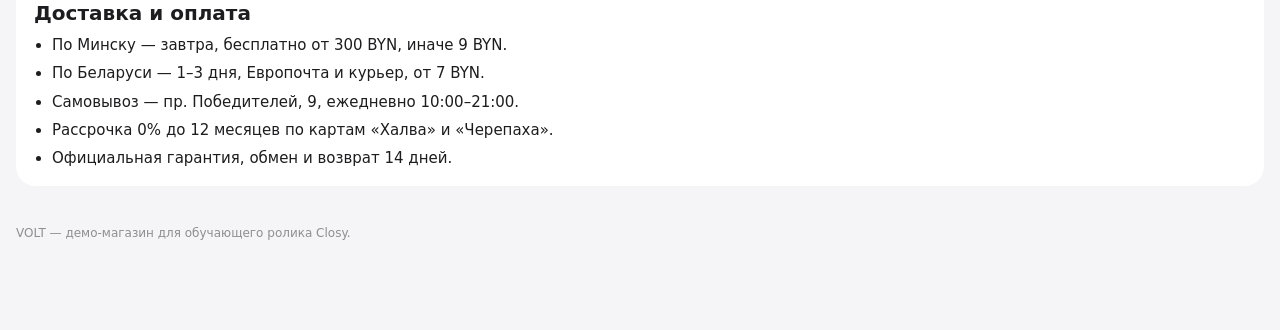
<file: vacuum.html>
<!doctype html><html lang="ru"><head><meta charset="utf-8"><meta name="viewport" content="width=device-width,initial-scale=1"><title>Робот-пылесос Roborock Saros 10 — VOLT</title><link rel="stylesheet" href="style.css"></head><body><header><a class="logo" href="index.html">VOLT<b>.</b></a><a class="cart" href="delivery.html">Доставка</a></header><div class="pd"><img src="img/vacuum.jpg" alt="Робот-пылесос Roborock Saros 10"><div class="b"><div style="color:#8e8e93;font-size:13px">Робот-пылесосы</div><h1>Робот-пылесос Roborock Saros 10</h1><div class="pr">4 335 BYN</div><p style="margin-top:12px;line-height:1.45">Высота 7,98 см, всасывание 20 000 Па, станция самоочистки и мойки швабр, лидар StarSight.</p><p class="dl" style="font-size:14px">В наличии · Минск — завтра · рассрочка от 361 BYN/мес</p><a class="btn" href="delivery.html">В корзину</a></div></div><div class="info"><h2>Доставка и оплата</h2><ul><li>По Минску — завтра, бесплатно от 300 BYN, иначе 9 BYN.</li><li>По Беларуси — 1–3 дня, Европочта и курьер, от 7 BYN.</li><li>Самовывоз — пр. Победителей, 9, ежедневно 10:00–21:00.</li><li>Рассрочка 0% до 12 месяцев по картам «Халва» и «Черепаха».</li><li>Официальная гарантия, обмен и возврат 14 дней.</li></ul></div><footer>VOLT — демо-магазин для обучающего ролика Closy.</footer><script src="https://closy.by/widget.js" data-key="pk_BYjCYt4dZNdShfrgmfja2Kpd" async></script></body></html>
</file>
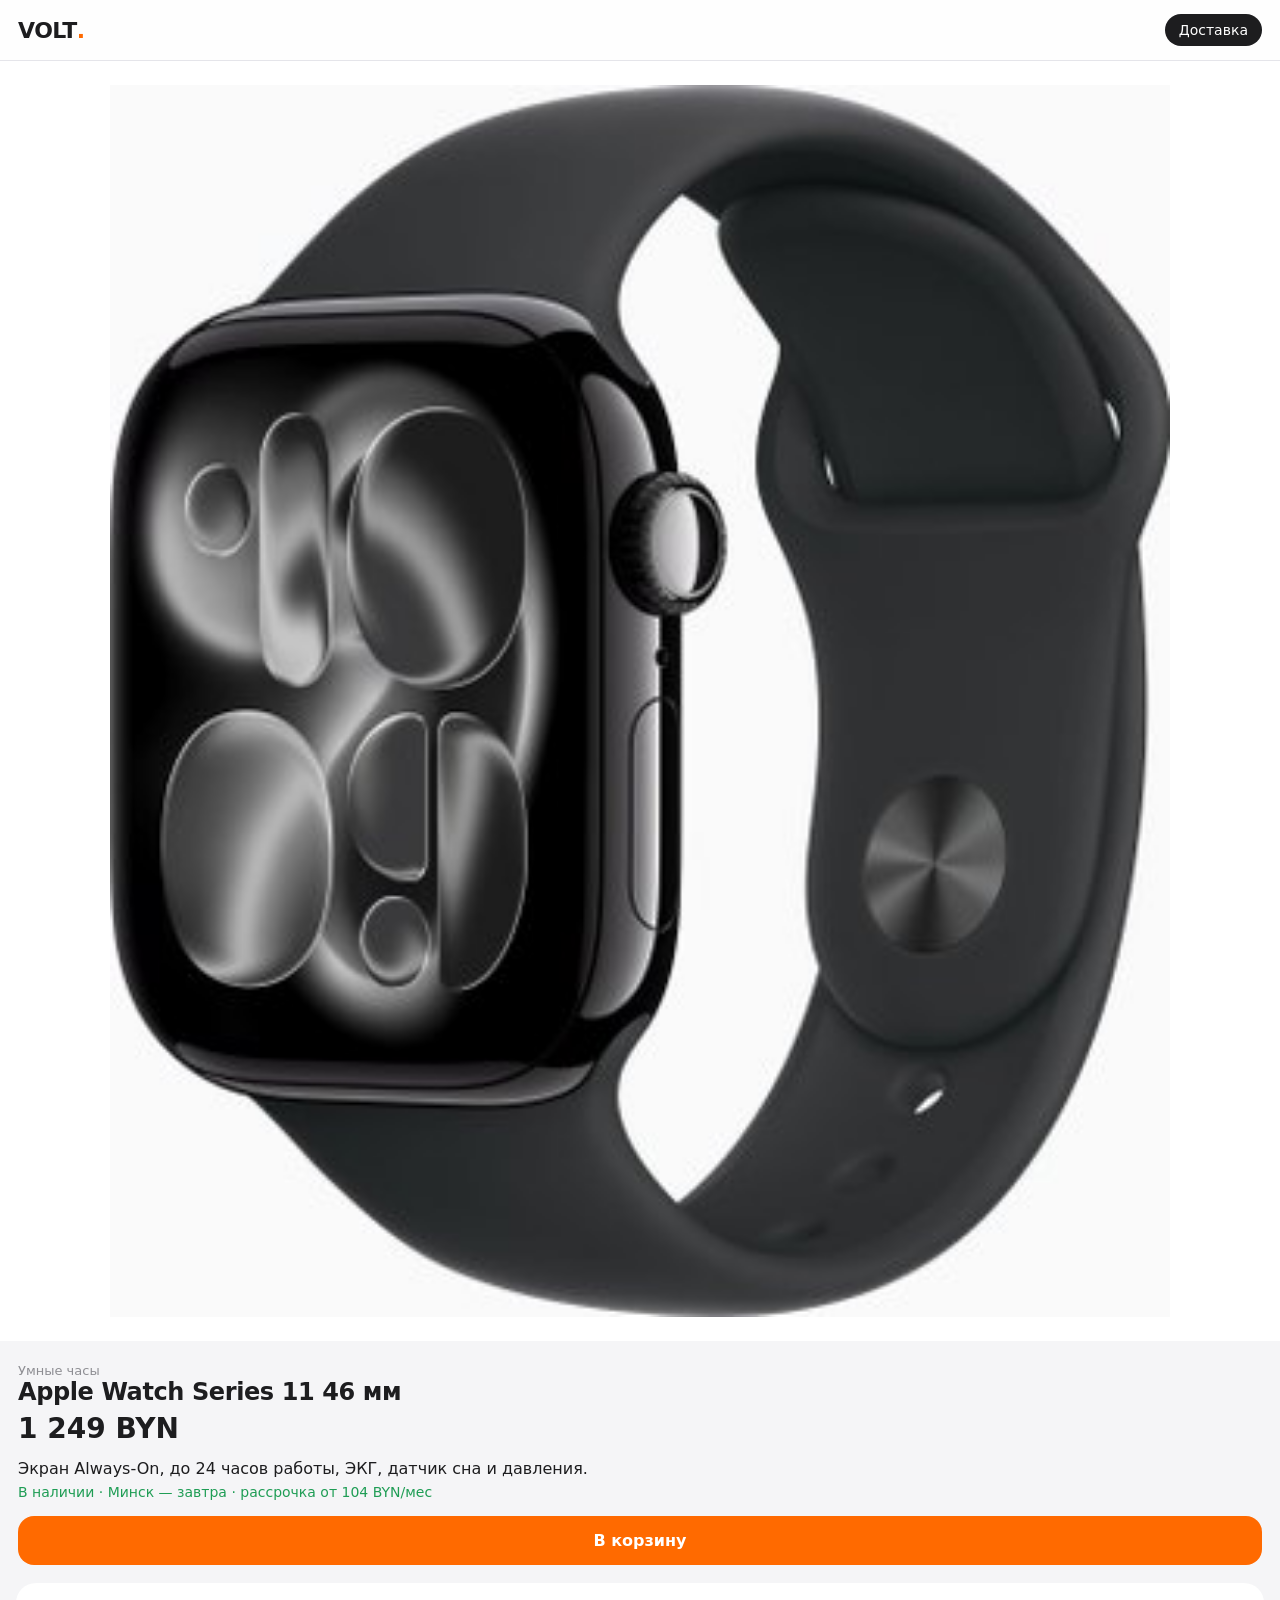
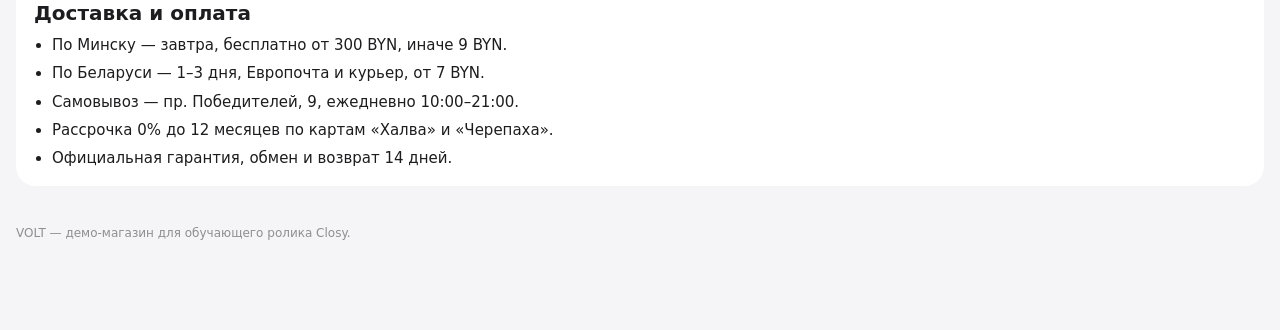
<file: watch.html>
<!doctype html><html lang="ru"><head><meta charset="utf-8"><meta name="viewport" content="width=device-width,initial-scale=1"><title>Apple Watch Series 11 46 мм — VOLT</title><link rel="stylesheet" href="style.css"></head><body><header><a class="logo" href="index.html">VOLT<b>.</b></a><a class="cart" href="delivery.html">Доставка</a></header><div class="pd"><img src="img/watch.jpg" alt="Apple Watch Series 11 46 мм"><div class="b"><div style="color:#8e8e93;font-size:13px">Умные часы</div><h1>Apple Watch Series 11 46 мм</h1><div class="pr">1 249 BYN</div><p style="margin-top:12px;line-height:1.45">Экран Always-On, до 24 часов работы, ЭКГ, датчик сна и давления.</p><p class="dl" style="font-size:14px">В наличии · Минск — завтра · рассрочка от 104 BYN/мес</p><a class="btn" href="delivery.html">В корзину</a></div></div><div class="info"><h2>Доставка и оплата</h2><ul><li>По Минску — завтра, бесплатно от 300 BYN, иначе 9 BYN.</li><li>По Беларуси — 1–3 дня, Европочта и курьер, от 7 BYN.</li><li>Самовывоз — пр. Победителей, 9, ежедневно 10:00–21:00.</li><li>Рассрочка 0% до 12 месяцев по картам «Халва» и «Черепаха».</li><li>Официальная гарантия, обмен и возврат 14 дней.</li></ul></div><footer>VOLT — демо-магазин для обучающего ролика Closy.</footer><script src="https://closy.by/widget.js" data-key="pk_BYjCYt4dZNdShfrgmfja2Kpd" async></script></body></html>
</file>
<file: style.css>
*{box-sizing:border-box;margin:0;padding:0}body{font-family:-apple-system,"Inter",system-ui,sans-serif;background:#f5f5f7;color:#1d1d1f;-webkit-font-smoothing:antialiased}
a{color:inherit;text-decoration:none}header{position:sticky;top:0;z-index:5;background:rgba(255,255,255,.86);backdrop-filter:blur(20px);display:flex;align-items:center;justify-content:space-between;padding:14px 18px;border-bottom:1px solid #e5e5ea}
.logo{font-weight:800;font-size:22px;letter-spacing:-.5px}.logo b{color:#ff6a00}.cart{font-size:14px;background:#1d1d1f;color:#fff;padding:8px 14px;border-radius:20px}
.hero{margin:16px;border-radius:24px;padding:26px 22px;background:linear-gradient(135deg,#1d1d1f,#3a3a3c);color:#fff}.hero h1{font-size:30px;line-height:1.1;letter-spacing:-.8px}.hero p{opacity:.75;margin-top:10px;font-size:15px}
.tags{display:flex;gap:8px;padding:0 16px 6px;overflow:auto}.tags span{white-space:nowrap;background:#fff;border-radius:16px;padding:8px 12px;font-size:14px}
.grid{display:grid;grid-template-columns:1fr 1fr;gap:12px;padding:12px 16px 30px}.card{background:#fff;border-radius:20px;overflow:hidden}.card .im{aspect-ratio:1;background:#fff;display:flex;align-items:center;justify-content:center}
.card img{width:86%;height:86%;object-fit:contain}.card .b{padding:10px 12px 14px}.card h3{font-size:14px;font-weight:600;line-height:1.25;min-height:36px}.pr{font-size:18px;font-weight:800;margin-top:6px}.old{display:block;color:#8e8e93;text-decoration:line-through;font-size:13px;font-weight:500}
.dl{font-size:12px;color:#1f9d55;margin-top:4px}.info{margin:0 16px 20px;background:#fff;border-radius:20px;padding:18px}.info h2{font-size:20px;margin-bottom:10px}.info li{margin:8px 0 0 18px;font-size:15px;line-height:1.35}
.pd img{width:100%;aspect-ratio:1;object-fit:contain;background:#fff;padding:24px}.pd .b{padding:18px}.pd h1{font-size:24px;letter-spacing:-.4px}.pd .pr{font-size:28px}.btn{display:block;text-align:center;background:#ff6a00;color:#fff;border-radius:16px;padding:15px;font-weight:700;margin-top:16px}
footer{padding:20px 16px 90px;color:#8e8e93;font-size:12px}
</file>
